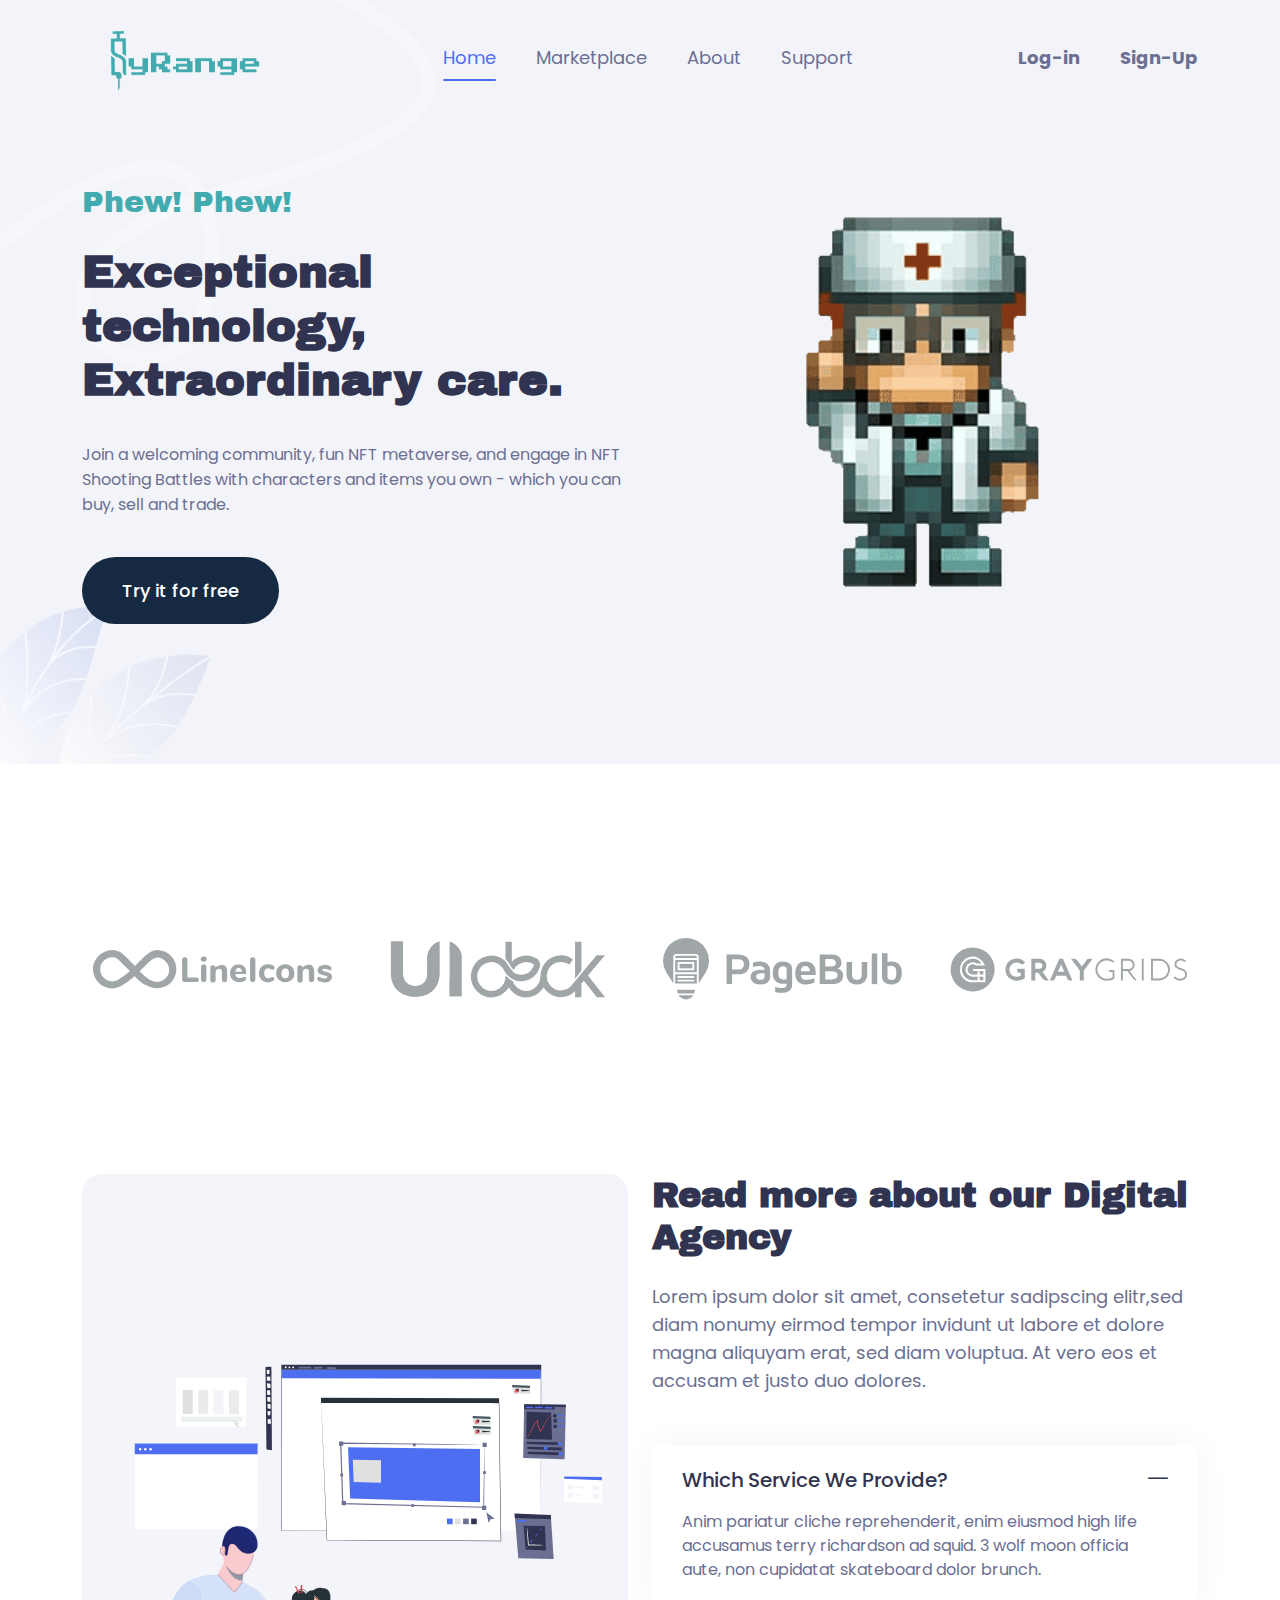
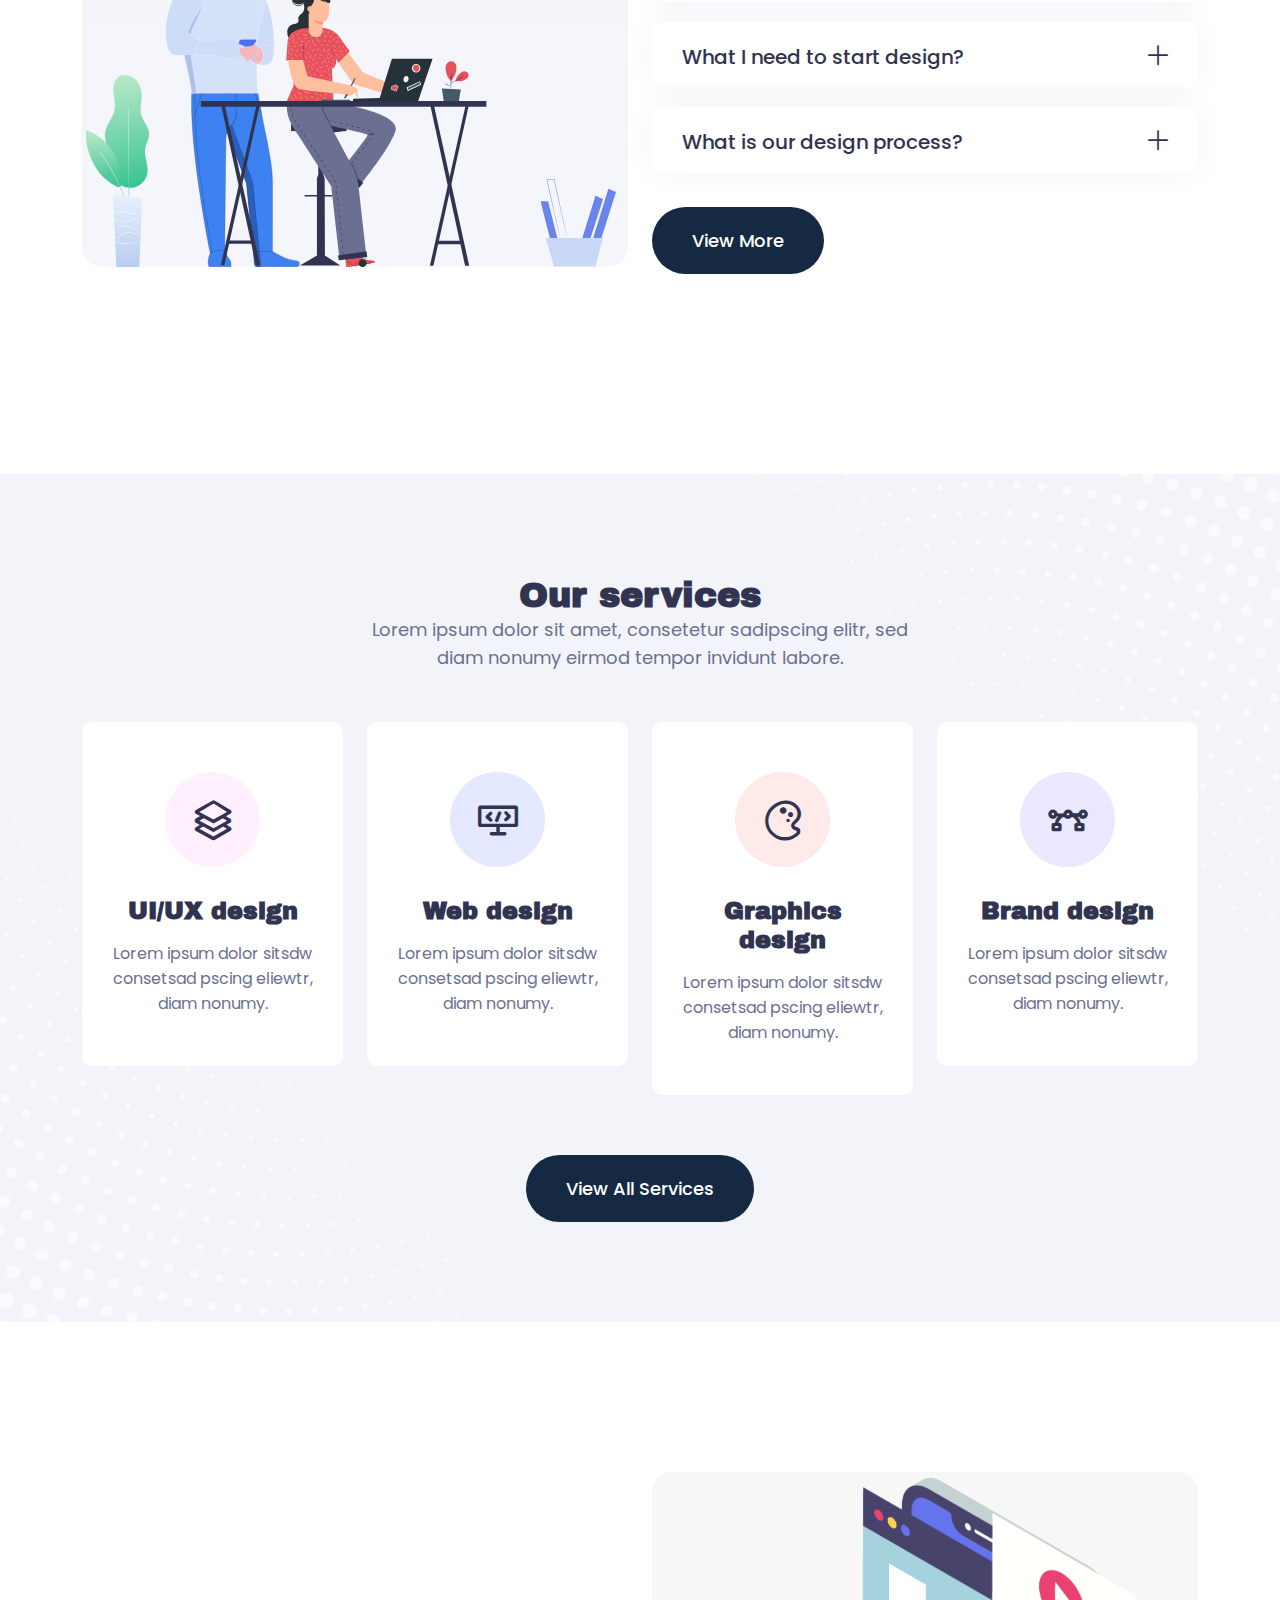
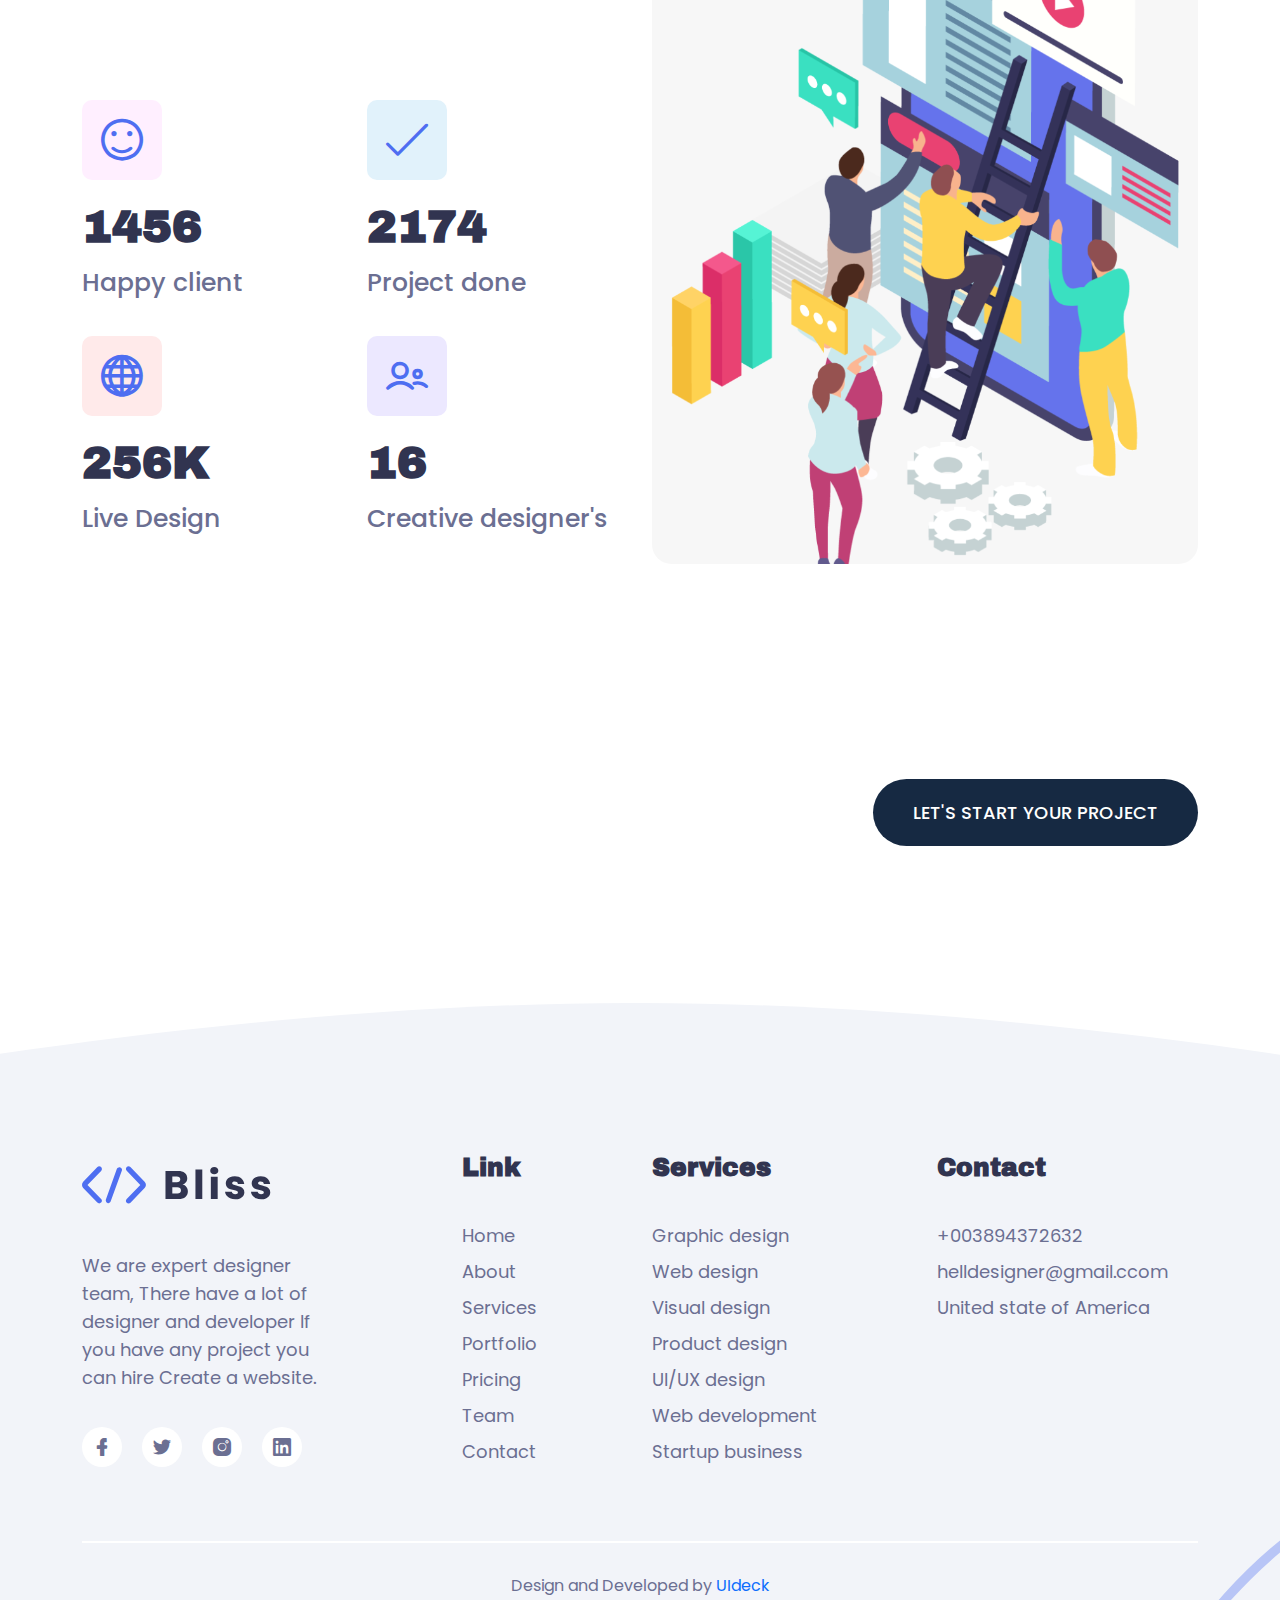
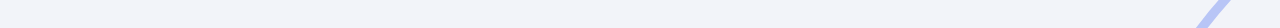
<file: SYrange/index.html>
<!DOCTYPE html>
<html class="no-js" lang="">
  <head>
    <meta charset="utf-8" />
    <meta http-equiv="x-ua-compatible" content="ie=edge" />
    <title> SyRange</title>
    <meta name="description" content="" />
    <meta name="viewport" content="width=device-width, initial-scale=1" />
    <link rel="shortcut icon" type="image/x-icon" href="icon.png"/>
    <!-- Place favicon.ico in the root directory -->

    <!-- ========================= CSS here ========================= -->
    <link rel="stylesheet" href="assets/css/bootstrap-5.0.0-beta2.min.css" />
    <link rel="stylesheet" href="assets/css/LineIcons.2.0.css" />
    <link rel="stylesheet" href="assets/css/tiny-slider.css" />
    <link rel="stylesheet" href="assets/css/animate.css" />
    <link rel="stylesheet" href="assets/css/main.css" />
  </head>
  <body>
    <!--[if lte IE 9]>
      <p class="browserupgrade">
        You are using an <strong>outdated</strong> browser. Please
        <a href="https://browsehappy.com/">upgrade your browser</a> to improve
        your experience and security.
      </p>
    <![endif]-->

    <!-- ========================= preloader start ========================= -->
    <div class="preloader">
      <div class="loader">
        <div class="spinner">
          <div class="spinner-container">
            <div class="spinner-rotator">
              <div class="spinner-left">
                <div class="spinner-circle"></div>
              </div>
              <div class="spinner-right">
                <div class="spinner-circle"></div>
              </div>
            </div>
          </div>
        </div>
      </div>
    </div>
		<!-- preloader end -->
		

    <!-- ========================= header start ========================= -->
    <header class="header">
      <div class="navbar-area">
        <div class="container">
          <div class="row align-items-center">
            <div class="col-lg-12">
              <nav class="navbar navbar-expand-lg">
                <a class="navbar-brand" href="index.html">
                  <img src="Group 1.png" alt="Logo" />
                </a>
                <button class="navbar-toggler" type="button" data-bs-toggle="collapse" data-bs-target="#navbarSupportedContent" aria-controls="navbarSupportedContent" aria-expanded="false" aria-label="Toggle navigation">
                  <span class="toggler-icon"></span>
                  <span class="toggler-icon"></span>
                  <span class="toggler-icon"></span>
                </button>

                <div class="collapse navbar-collapse sub-menu-bar" id="navbarSupportedContent">
                  <ul id="nav" class="navbar-nav ms-auto">
                    <li class="nav-item">
                      <a class="page-scroll active" href="#home">Home</a>
                    </li>
                    <li class="nav-item">
                      <a id="1" href="HEADER.html">Marketplace</a>
                    </li>
                    <li class="nav-item">
                      <a class="page-scroll" href="ABOUT.html">About</a>
                    </li>
                    <li class="nav-item">
                      <a class="page-scroll" href="#counter-up">Support</a>
                    </li>
					</ul>
					<ul id="nav" class="navbar-nav ms-auto">
					<li class="nav-item ">
						<a class="" href="login.html"><b>Log-in</b></a>
					  </li>
					  <li class="nav-item">
						<a class="" href="login.html"><b>Sign-Up</b></a>
					  </li>
                  </ul>
                </div>
                <!-- navbar collapse -->
              </nav>
              <!-- navbar -->
            </div>
          </div>
          <!-- row -->
        </div>
        <!-- container -->
      </div>
      <!-- navbar area -->
    </header>
    <!-- ========================= header end ========================= -->

    <!-- ========================= hero-section start ========================= -->
    <section id="home" class="hero-section">
      <div class="container">
        <div class="row align-items-center">
          <div class="col-lg-6">
            <div class="hero-content">
							<span class="wow fadeInLeft" data-wow-delay=".2s"><font color="#42abaf">Phew! Phew!</font></span>
              <h1 class="wow fadeInUp" data-wow-delay=".4s">
				            Exceptional technology, Extraordinary care.
							</h1>
              <p class="wow fadeInUp" data-wow-delay=".6s">
                Join a welcoming community, fun NFT metaverse, and engage in NFT Shooting Battles with characters and items you own - which you can buy, sell and trade.
              </p>
							<a href="gameplay.html" class="main-btn btn-hover wow fadeInUp" data-wow-delay=".6s">Try it for free</a>
            </div>
					</div>
					<div class="col-lg-6" >
						<div class="hero-img wow fadeInUp" style="margin: auto;" data-wow-delay=".5s">
							<img src="assets/img/hero/bgimg-unscreen.gif" alt="">
						</div>
					</div>
        </div>
			</div>
    </section>
		<!-- ========================= hero-section end ========================= -->

		<!-- ========================= client-logo-section start ========================= -->
		<section class="client-logo-section pt-150">
			<div class="container">
				<div class="row">
					<div class="col-lg-3 col-sm-6">
						<div class="single-logo text-center">
							<img src="assets/img/client-logo/lineicons.svg" alt="">
						</div>
					</div>
					<div class="col-lg-3 col-sm-6">
						<div class="single-logo text-center">
							<img src="assets/img/client-logo/uideck.svg" alt="">
						</div>
					</div>
					<div class="col-lg-3 col-sm-6">
						<div class="single-logo text-center">
							<img src="assets/img/client-logo/pagebulb.svg" alt="">
						</div>
					</div>
					<div class="col-lg-3 col-sm-6">
						<div class="single-logo text-center">
							<img src="assets/img/client-logo/graygrids.svg" alt="">
						</div>
					</div>
				</div>
			</div>
		</section>
		<!-- ========================= client-logo-section end ========================= -->

		<!-- ========================= about-section start ========================= -->
		<section id="about" class="about-section pt-150">
			<div class="container">
				<div class="row">
					<div class="col-lg-6">
						<div class="about-img mb-50">
							<img src="assets/img/about/about-img.svg" alt="about">
						</div>
					</div>
					<div class="col-lg-6">
						<div class="about-content mb-50">
							<div class="section-title mb-50">
								<h1 class="mb-25">Read more about our Digital Agency</h1>
								<p>Lorem ipsum dolor sit amet, consetetur sadipscing elitr,sed diam nonumy eirmod tempor invidunt ut labore et dolore magna aliquyam erat, sed diam voluptua. At vero eos et accusam et justo duo dolores.</p>
							</div>
							<div class="accordion pb-15" id="accordionExample">
								<div class="single-faq">
									<button class="w-100 text-start" type="button" data-bs-toggle="collapse" data-bs-target="#collapseOne" aria-expanded="true" aria-controls="collapseOne">
										Which Service We Provide?
									</button>
							
									<div id="collapseOne" class="collapse show" aria-labelledby="headingOne" data-bs-parent="#accordionExample">
										<div class="faq-content">
											Anim pariatur cliche reprehenderit, enim eiusmod high life accusamus terry richardson ad squid. 3 wolf moon officia aute, non cupidatat skateboard dolor brunch.
										</div>
									</div>
								</div>
								<div class="single-faq">
									<button class="w-100 text-start collapsed" type="button" data-bs-toggle="collapse" data-bs-target="#collapseTwo" aria-expanded="false" aria-controls="collapseTwo">
										What I need to start design?
									</button>
									<div id="collapseTwo" class="collapse" aria-labelledby="headingTwo" data-bs-parent="#accordionExample">
										<div class="faq-content">
											Anim pariatur cliche reprehenderit, enim eiusmod high life accusamus terry richardson ad squid. 3 wolf moon officia aute, non cupidatat skateboard dolor brunch.
										</div>
									</div>
								</div>
								<div class="single-faq">
									<button class="w-100 text-start collapsed" type="button" data-bs-toggle="collapse" data-bs-target="#collapseThree" aria-expanded="false" aria-controls="collapseThree">
										What  is our design process?
									</button>
									<div id="collapseThree" class="collapse" aria-labelledby="headingThree" data-bs-parent="#accordionExample">
										<div class="faq-content">
											Anim pariatur cliche reprehenderit, enim eiusmod high life accusamus terry richardson ad squid. 3 wolf moon officia aute, non cupidatat skateboard dolor brunch.
										</div>
									</div>
								</div>
							</div>
							<a href="javascript:void(0)" class="main-btn btn-hover">View More</a>
						</div>
					</div>
				</div>
			</div>
		</section>
		<!-- ========================= about-section end ========================= -->

		<!-- ========================= service-section start ========================= -->
		<section id="service" class="service-section img-bg pt-100 pb-100 mt-150">
			<div class="container">
				<div class="row justify-content-center">
					<div class="col-xxl-5 col-xl-6 col-lg-7 col-md-10">
						<div class="section-title text-center mb-50">
							<h1>Our services</h1>
							<p>Lorem ipsum dolor sit amet, consetetur sadipscing elitr, sed diam nonumy eirmod tempor invidunt labore.</p>
						</div>
					</div>
				</div>

				<div class="row">
					<div class="col-xl-3 col-md-6">
						<div class="single-service">
							<div class="icon color-1">
								<i class="lni lni-layers"></i>
							</div>
							<div class="content">
								<h3>UI/UX design</h3>
								<p>Lorem ipsum dolor sitsdw consetsad pscing eliewtr, diam nonumy.</p>
							</div>
						</div>
					</div>
					<div class="col-xl-3 col-md-6">
						<div class="single-service">
							<div class="icon color-2">
								<i class="lni lni-code-alt"></i>
							</div>
							<div class="content">
								<h3>Web design</h3>
								<p>Lorem ipsum dolor sitsdw consetsad pscing eliewtr, diam nonumy.</p>
							</div>
						</div>
					</div>
					<div class="col-xl-3 col-md-6">
						<div class="single-service">
							<div class="icon color-3">
								<i class="lni lni-pallet"></i>
							</div>
							<div class="content">
								<h3>Graphics design</h3>
								<p>Lorem ipsum dolor sitsdw consetsad pscing eliewtr, diam nonumy.</p>
							</div>
						</div>
					</div>
					<div class="col-xl-3 col-md-6">
						<div class="single-service">
							<div class="icon color-4">
								<i class="lni lni-vector"></i>
							</div>
							<div class="content">
								<h3>Brand design</h3>
								<p>Lorem ipsum dolor sitsdw consetsad pscing eliewtr, diam nonumy.</p>
							</div>
						</div>
					</div>
				</div>

				<div class="view-all-btn text-center pt-30">
					<a href="javascript:void(0)" class="main-btn btn-hover">View All Services</a>
				</div>

			</div>
		</section>
		<!-- ========================= service-section end ========================= -->

		<!-- ========================= counter-up-section start ========================= -->
		<section id="counter-up" class="counter-up-section pt-150">
			<div class="container">
				<div class="row">
					<div class="col-lg-6">
						<div class="counter-up-content mb-50">
							<div class="section-title mb-40">
								<h1 class="mb-20 wow fadeInUp" data-wow-delay=".2s">Why we are the best, Why you hire?</h1>
								<p class="wow fadeInUp" data-wow-delay=".4s">Lorem ipsum dolor sit amet, consetetur sadipscing elitr,sed diam nonumy eirmod tempor invidunt ut labore et dolore magna aliquyam erat.</p>
							</div>
							<div class="counter-up-wrapper">
								<div class="row">
									<div class="col-lg-6 col-sm-6">
										<div class="single-counter">
											<div class="icon color-1">
												<i class="lni lni-emoji-smile"></i>
											</div>
											<div class="content">
												<h1 id="secondo1" class="countup" cup-end="3642" cup-append=" ">3642</h1>
												<span>Happy client</span>
											</div>
										</div>
									</div>
									<div class="col-lg-6 col-sm-6">
										<div class="single-counter">
											<div class="icon color-2">
												<i class="lni lni-checkmark"></i>
											</div>
											<div class="content">
												<h1 id="secondo2" class="countup" cup-end="5436" cup-append=" ">5436</h1>
												<span>Project done</span>
											</div>
										</div>
									</div>
									<div class="col-lg-6 col-sm-6">
										<div class="single-counter">
											<div class="icon color-3">
												<i class="lni lni-world"></i>
											</div>
											<div class="content">
												<h1 id="secondo3" class="countup" cup-end="642" cup-append="K">642</h1>
												<span>Live Design</span>
											</div>
										</div>
									</div>
									<div class="col-lg-6 col-sm-6">
										<div class="single-counter">
											<div class="icon color-4">
												<i class="lni lni-users"></i>
											</div>
											<div class="content">
												<h1 id="secondo4" class="countup" cup-end="42" cup-append=" ">42</h1>
												<span>Creative designer's</span>
											</div>
										</div>
									</div>
								</div>
							</div>
						</div>
					</div>
					<div class="col-xl-6 col-lg-6">
						<div class="counter-up-img mb-50">
							<img src="assets/img/counter-up/counter-up-img.svg" alt="">
						</div>
					</div>
				</div>
			</div>
		</section>
		<!-- ========================= counter-up-section end ========================= -->

		<!-- ========================= cta-section start ========================= -->
		<section class="cta-section img-bg pt-110 pb-60">
			<div class="container">
				<div class="row align-items-center">
					<div class="col-xl-6 col-lg-7">
						<div class="section-title mb-50">
							<h1 class="mb-20 wow fadeInUp" data-wow-delay=".2s">Have any project in you mind? You can hire</h1>
							<p class="wow fadeInUp" data-wow-delay=".4s">Lorem ipsum dolor sit amet, consetetur sadipscing elitr, sed diam nonumy eirmod tempor invidunt.</p>
						</div>
					</div>
					<div class="col-xl-6 col-lg-5">
						<div class="cta-btn text-lg-end mb-50">
							<a href="javascript:void(0)" class="main-btn btn-hover text-uppercase">LET'S START YOUR PROJECT</a>
						</div>
					</div>
				</div>
			</div>
		</section>
		<!-- ========================= cta-section end ========================= -->

    <!-- ========================= footer start ========================= -->
		<footer class="footer">
			<div class="container">
				<div class="widget-wrapper">
					<div class="row">
						<div class="col-xl-3 col-md-6">
							<div class="footer-widget">
								<div class="logo mb-35">
									<a href="index.html"> <img src="assets/img/logo/logo.svg" alt=""> </a>
								</div>
								<p class="desc mb-35">We are expert designer team, There have a lot of designer and developer If you have any project you can hire Create a website.</p>
								<ul class="socials">
									<li>
										<a href="jvascript:void(0)"> <i class="lni lni-facebook-filled"></i> </a>
									</li>
									<li>
										<a href="jvascript:void(0)"> <i class="lni lni-twitter-filled"></i> </a>
									</li>
									<li>
										<a href="jvascript:void(0)"> <i class="lni lni-instagram-filled"></i> </a>
									</li>
									<li>
										<a href="jvascript:void(0)"> <i class="lni lni-linkedin-original"></i> </a>
									</li>
								</ul>
							</div>
						</div>

						<div class="col-xl-2 offset-xl-1 col-md-5 offset-md-1 col-sm-6">
							<div class="footer-widget">
								<h3>Link</h3>
								<ul class="links">
									<li> <a href="javascript:void(0)">Home</a> </li>
									<li> <a href="javascript:void(0)">About</a> </li>
									<li> <a href="javascript:void(0)">Services</a> </li>
									<li> <a href="javascript:void(0)">Portfolio</a> </li>
									<li> <a href="javascript:void(0)">Pricing</a> </li>
									<li> <a href="javascript:void(0)">Team</a> </li>
									<li> <a href="javascript:void(0)">Contact</a> </li>
								</ul>
							</div>
						</div>

						<div class="col-xl-3 col-md-6 col-sm-6">
							<div class="footer-widget">
								<h3>Services</h3>
								<ul class="links">
									<li> <a href="javascript:void(0)">Graphic design</a> </li>
									<li> <a href="javascript:void(0)">Web design</a> </li>
									<li> <a href="javascript:void(0)">Visual design</a> </li>
									<li> <a href="javascript:void(0)">Product design</a> </li>
									<li> <a href="javascript:void(0)">UI/UX design</a> </li>
									<li> <a href="javascript:void(0)">Web development</a> </li>
									<li> <a href="javascript:void(0)">Startup business</a> </li>
								</ul>
							</div>
						</div>

						<div class="col-xl-3 col-md-6">
							<div class="footer-widget">
								<h3>Contact</h3>
								<ul>
									<li>+003894372632</li>
									<li>helldesigner@gmail.ccom</li>
									<li>United state of America</li>
								</ul>
								<div class="contact_map" style="width: 100%; height: 150px; margin-top: 25px;">
									<div class="gmap_canvas">
										<iframe id="gmap_canvas" src="https://maps.google.com/maps?q=Mission%20District%2C%20San%20Francisco%2C%20CA%2C%20USA&amp;t=&amp;z=13&amp;ie=UTF8&amp;iwloc=&amp;output=embed" style="width: 100%;"></iframe>
									</div>
									</div>
							</div>
						</div>

					</div>
				</div>

				<div class="copy-right">
					<p>Design and Developed by <a href="https://uideck.com" rel="nofollow" target="_blank"> UIdeck </a></p>
				</div>

			</div>
		</footer>
    <!-- ========================= footer end ========================= -->

    <!-- ========================= scroll-top ========================= -->
    <a href="#" class="scroll-top btn-hover">
      <i class="lni lni-chevron-up"></i>
    </a>

    <!-- ========================= JS here ========================= -->
    <script src="assets/js/bootstrap-5.0.0-beta2.min.js"></script>
    <script src="assets/js/count-up.min.js"></script>
    <script src="assets/js/tiny-slider.js"></script>
    <script src="assets/js/wow.min.js"></script>
    <script src="assets/js/polifill.js"></script>
    <script src="assets/js/main.js"></script>
  </body>
</html>
</file>
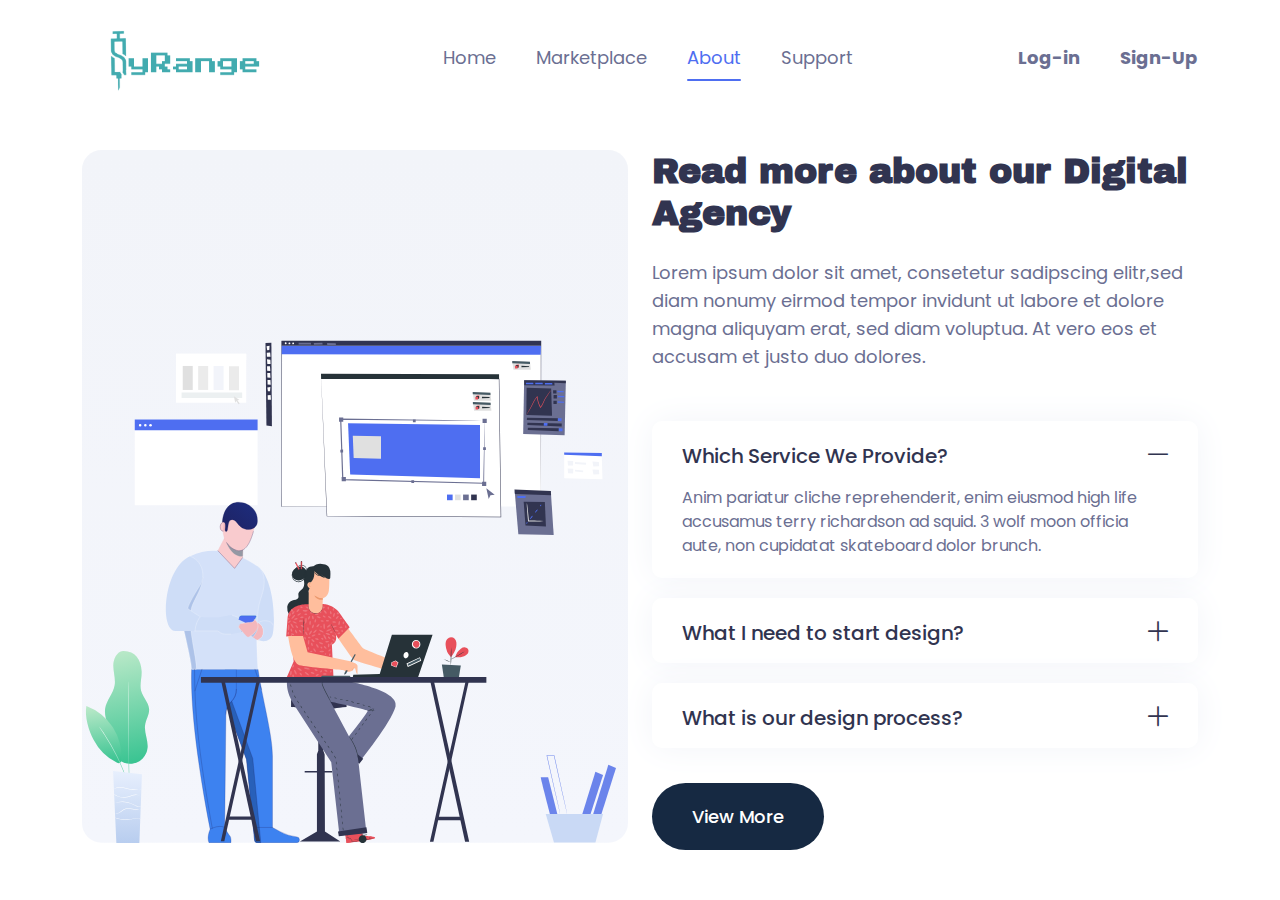
<file: SYrange/ABOUT.html>
<!DOCTYPE html>
<html class="no-js" lang="">
  <head>
    <meta charset="utf-8" />
    <meta http-equiv="x-ua-compatible" content="ie=edge" />
    <title> SyRange</title>
    <meta name="description" content="" />
    <meta name="viewport" content="width=device-width, initial-scale=1" />
    <link rel="shortcut icon" type="image/x-icon" href="icon.png"/>
    <!-- Place favicon.ico in the root directory -->

    <!-- ========================= CSS here ========================= -->
    <link rel="stylesheet" href="assets/css/bootstrap-5.0.0-beta2.min.css" />
    <link rel="stylesheet" href="assets/css/LineIcons.2.0.css" />
    <link rel="stylesheet" href="assets/css/tiny-slider.css" />
    <link rel="stylesheet" href="assets/css/animate.css" />
    <link rel="stylesheet" href="assets/css/main.css" />
    <link rel="stylesheet" href="Marketplaces.css" />


  </head>
  <body>
    <!-- ========================= header start ========================= -->
<header class="header">
  <div class="navbar-area">
    <div class="container">
      <div class="row align-items-center">
        <div class="col-lg-12">
          <nav class="navbar navbar-expand-lg">
            <a class="navbar-brand" href="index.html">
              <img src="Group 1.png" alt="Logo" />
            </a>
            <button class="navbar-toggler" type="button" data-bs-toggle="collapse" data-bs-target="#navbarSupportedContent" aria-controls="navbarSupportedContent" aria-expanded="false" aria-label="Toggle navigation">
              <span class="toggler-icon"></span>
              <span class="toggler-icon"></span>
              <span class="toggler-icon"></span>
            </button>

            <div class="collapse navbar-collapse sub-menu-bar" id="navbarSupportedContent">
              <ul id="nav" class="navbar-nav ms-auto">
                <li class="nav-item">
                  <a class="page-scroll" href="index.html">Home</a>
                </li>
                <li class="nav-item">
                  <a id="1" class="page-scroll" href="HEADER.html">Marketplace</a>
                </li>
                <li class="nav-item">
                  <a class="page-scroll  active" href="ABOUT.html">About</a>
                </li>
                <li class="nav-item">
                  <a class="page-scroll" href="SUPPORT.html">Support</a>
                </li>
                </ul>
                <ul id="nav" class="navbar-nav ms-auto">
                <li class="nav-item ">
                    <a class="" href="#0"><b>Log-in</b></a>
                  </li>
                  <li class="nav-item">
                    <a class="" href="#0"><b>Sign-Up</b></a>
                  </li>
              </ul>
            </div>
            <!-- navbar collapse -->
          </nav>
          <!-- navbar -->
        </div>
      </div>
      <!-- row -->
    </div>
    <!-- container -->
  </div>
  <!-- navbar area -->
</header>
<!-- ========================= header end ========================= -->
    <body>
    <section id="about" class="about-section pt-150">
    <div class="container">
        <div class="row">
            <div class="col-lg-6">
                <div class="about-img mb-50">
                    <img src="assets/img/about/about-img.svg" alt="about">
                </div>
            </div>
            <div class="col-lg-6">
                <div class="about-content mb-50">
                    <div class="section-title mb-50">
                        <h1 class="mb-25">Read more about our Digital Agency</h1>
                        <p>Lorem ipsum dolor sit amet, consetetur sadipscing elitr,sed diam nonumy eirmod tempor invidunt ut labore et dolore magna aliquyam erat, sed diam voluptua. At vero eos et accusam et justo duo dolores.</p>
                    </div>
                    <div class="accordion pb-15" id="accordionExample">
                        <div class="single-faq">
                            <button class="w-100 text-start" type="button" data-bs-toggle="collapse" data-bs-target="#collapseOne" aria-expanded="true" aria-controls="collapseOne">
                                Which Service We Provide?
                            </button>
                    
                            <div id="collapseOne" class="collapse show" aria-labelledby="headingOne" data-bs-parent="#accordionExample">
                                <div class="faq-content">
                                    Anim pariatur cliche reprehenderit, enim eiusmod high life accusamus terry richardson ad squid. 3 wolf moon officia aute, non cupidatat skateboard dolor brunch.
                                </div>
                            </div>
                        </div>
                        <div class="single-faq">
                            <button class="w-100 text-start collapsed" type="button" data-bs-toggle="collapse" data-bs-target="#collapseTwo" aria-expanded="false" aria-controls="collapseTwo">
                                What I need to start design?
                            </button>
                            <div id="collapseTwo" class="collapse" aria-labelledby="headingTwo" data-bs-parent="#accordionExample">
                                <div class="faq-content">
                                    Anim pariatur cliche reprehenderit, enim eiusmod high life accusamus terry richardson ad squid. 3 wolf moon officia aute, non cupidatat skateboard dolor brunch.
                                </div>
                            </div>
                        </div>
                        <div class="single-faq">
                            <button class="w-100 text-start collapsed" type="button" data-bs-toggle="collapse" data-bs-target="#collapseThree" aria-expanded="false" aria-controls="collapseThree">
                                What  is our design process?
                            </button>
                            <div id="collapseThree" class="collapse" aria-labelledby="headingThree" data-bs-parent="#accordionExample">
                                <div class="faq-content">
                                    Anim pariatur cliche reprehenderit, enim eiusmod high life accusamus terry richardson ad squid. 3 wolf moon officia aute, non cupidatat skateboard dolor brunch.
                                </div>
                            </div>
                        </div>
                    </div>
                    <a href="javascript:void(0)" class="main-btn btn-hover">View More</a>
                </div>
            </div>
        </div>
    </div>
</section>
<!-- ========================= about-section end ========================= -->
</file>
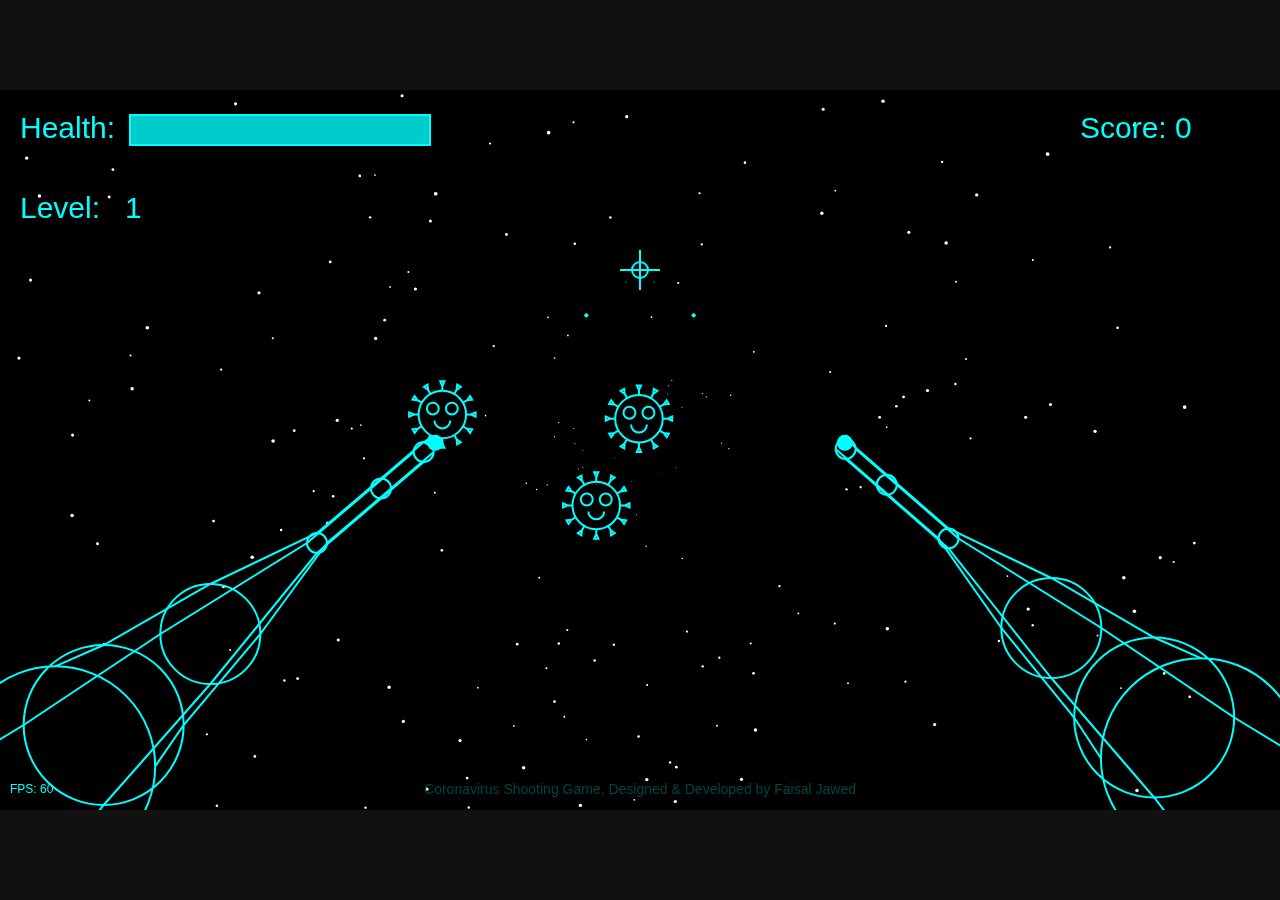
<file: SYrange/gameplay.html>
<html>
<head>
	<meta charset="utf-8">
	<meta http-equiv="X-UA-Compatible" content="IE=edge">
	<meta name="viewport" content="width=device-width, initial-scale=1">
	<meta name="description" content="Pex.Js Engine by Ahmad Faisal Jawed">
	<meta name="author" content="Ahmad Faisal Jawed">
	<link rel ="stylesheet" href ="gameplay.css">
	<title>Coronavirus Shooting Game by Faisal Jawed</title>
</head>
<body onresize='_pexresize()'>
	<canvas id='canvas' width='1280' height='720'></canvas>
	<script src ="gameplay.js"></script>
</file>
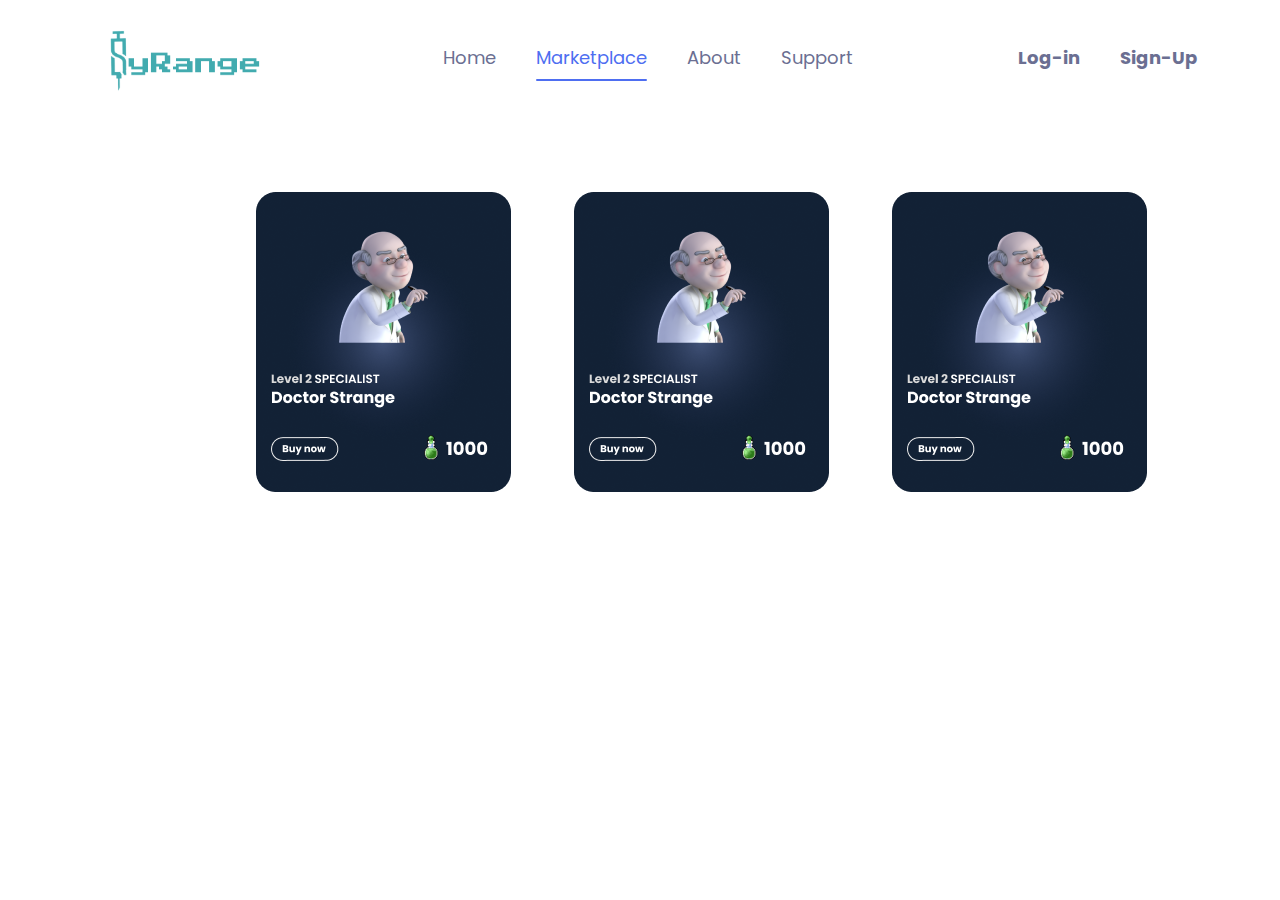
<file: SYrange/HEADER.html>
<!DOCTYPE html>
<html class="no-js" lang="">
  <head>
    <meta charset="utf-8" />
    <meta http-equiv="x-ua-compatible" content="ie=edge" />
    <title> SyRange</title>
    <meta name="description" content="" />
    <meta name="viewport" content="width=device-width, initial-scale=1" />
    <link rel="shortcut icon" type="image/x-icon" href="icon.png"/>
    <!-- Place favicon.ico in the root directory -->

    <!-- ========================= CSS here ========================= -->
    <link rel="stylesheet" href="assets/css/bootstrap-5.0.0-beta2.min.css" />
    <link rel="stylesheet" href="assets/css/LineIcons.2.0.css" />
    <link rel="stylesheet" href="assets/css/tiny-slider.css" />
    <link rel="stylesheet" href="assets/css/animate.css" />
    <link rel="stylesheet" href="assets/css/main.css" />
    <link rel="stylesheet" href="Marketplaces.css" />


  </head>
  <body>
    <!-- ========================= header start ========================= -->
<header class="header">
  <div class="navbar-area">
    <div class="container">
      <div class="row align-items-center">
        <div class="col-lg-12">
          <nav class="navbar navbar-expand-lg">
            <a class="navbar-brand" href="index.html">
              <img src="Group 1.png" alt="Logo" />
            </a>
            <button class="navbar-toggler" type="button" data-bs-toggle="collapse" data-bs-target="#navbarSupportedContent" aria-controls="navbarSupportedContent" aria-expanded="false" aria-label="Toggle navigation">
              <span class="toggler-icon"></span>
              <span class="toggler-icon"></span>
              <span class="toggler-icon"></span>
            </button>

            <div class="collapse navbar-collapse sub-menu-bar" id="navbarSupportedContent">
              <ul id="nav" class="navbar-nav ms-auto">
                <li class="nav-item">
                  <a class="page-scroll" href="index.html">Home</a>
                </li>
                <li class="nav-item">
                  <a id="1" class="page-scroll active" href="HEADER.html">Marketplace</a>
                </li>
                <li class="nav-item">
                  <a class="page-scroll" href="ABOUT.html">About</a>
                </li>
                <li class="nav-item">
                  <a class="page-scroll" href="SUPPORT.html">Support</a>
                </li>
                </ul>
                <ul id="nav" class="navbar-nav ms-auto">
                <li class="nav-item ">
                    <a class="" href="#0"><b>Log-in</b></a>
                  </li>
                  <li class="nav-item">
                    <a class="" href="#0"><b>Sign-Up</b></a>
                  </li>
              </ul>
            </div>
            <!-- navbar collapse -->
          </nav>
          <!-- navbar -->
        </div>
      </div>
      <!-- row -->
    </div>
    <!-- container -->
  </div>
  <!-- navbar area -->
</header>
<!-- ========================= header end ========================= -->


<div id = "gallery">

    <img src="Group 5.png" alt="">

    <img src="Group 5.png" alt="">

    <img src="Group 5.png" alt="">
</div>
</file>
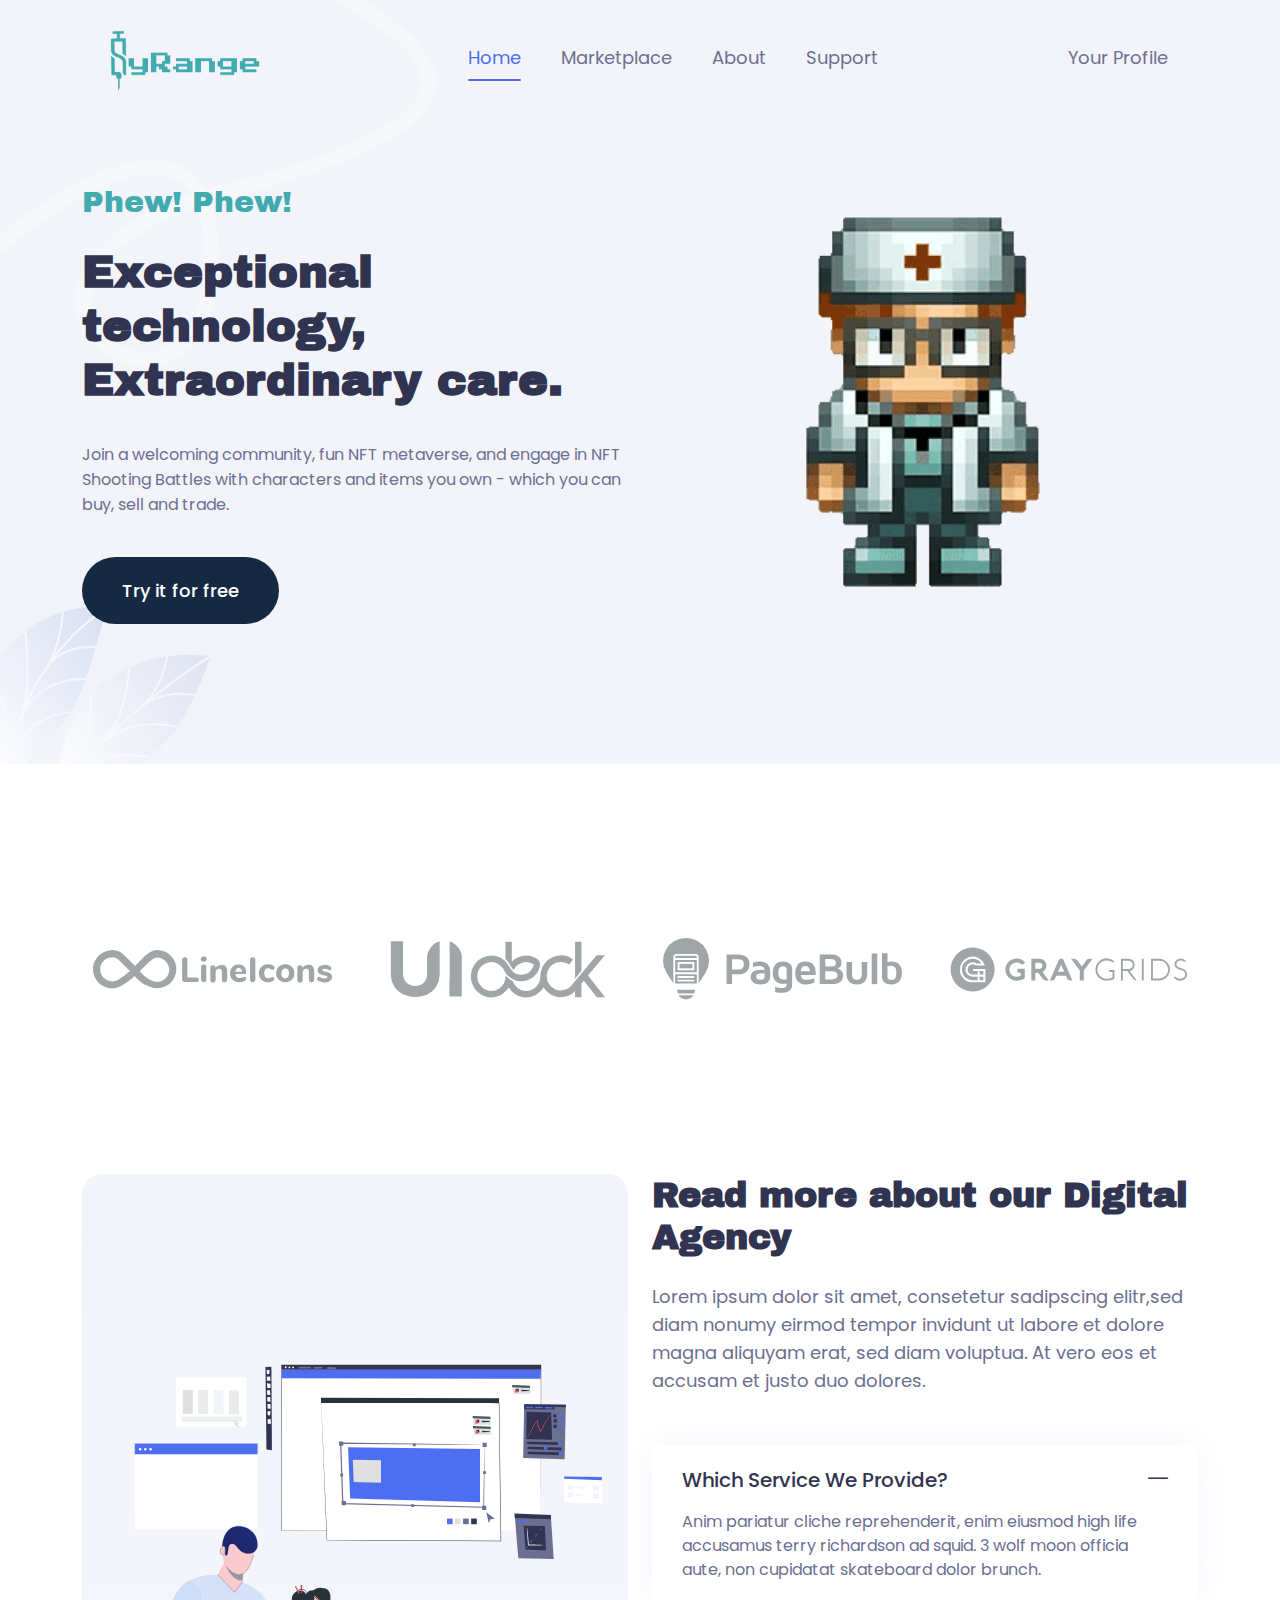
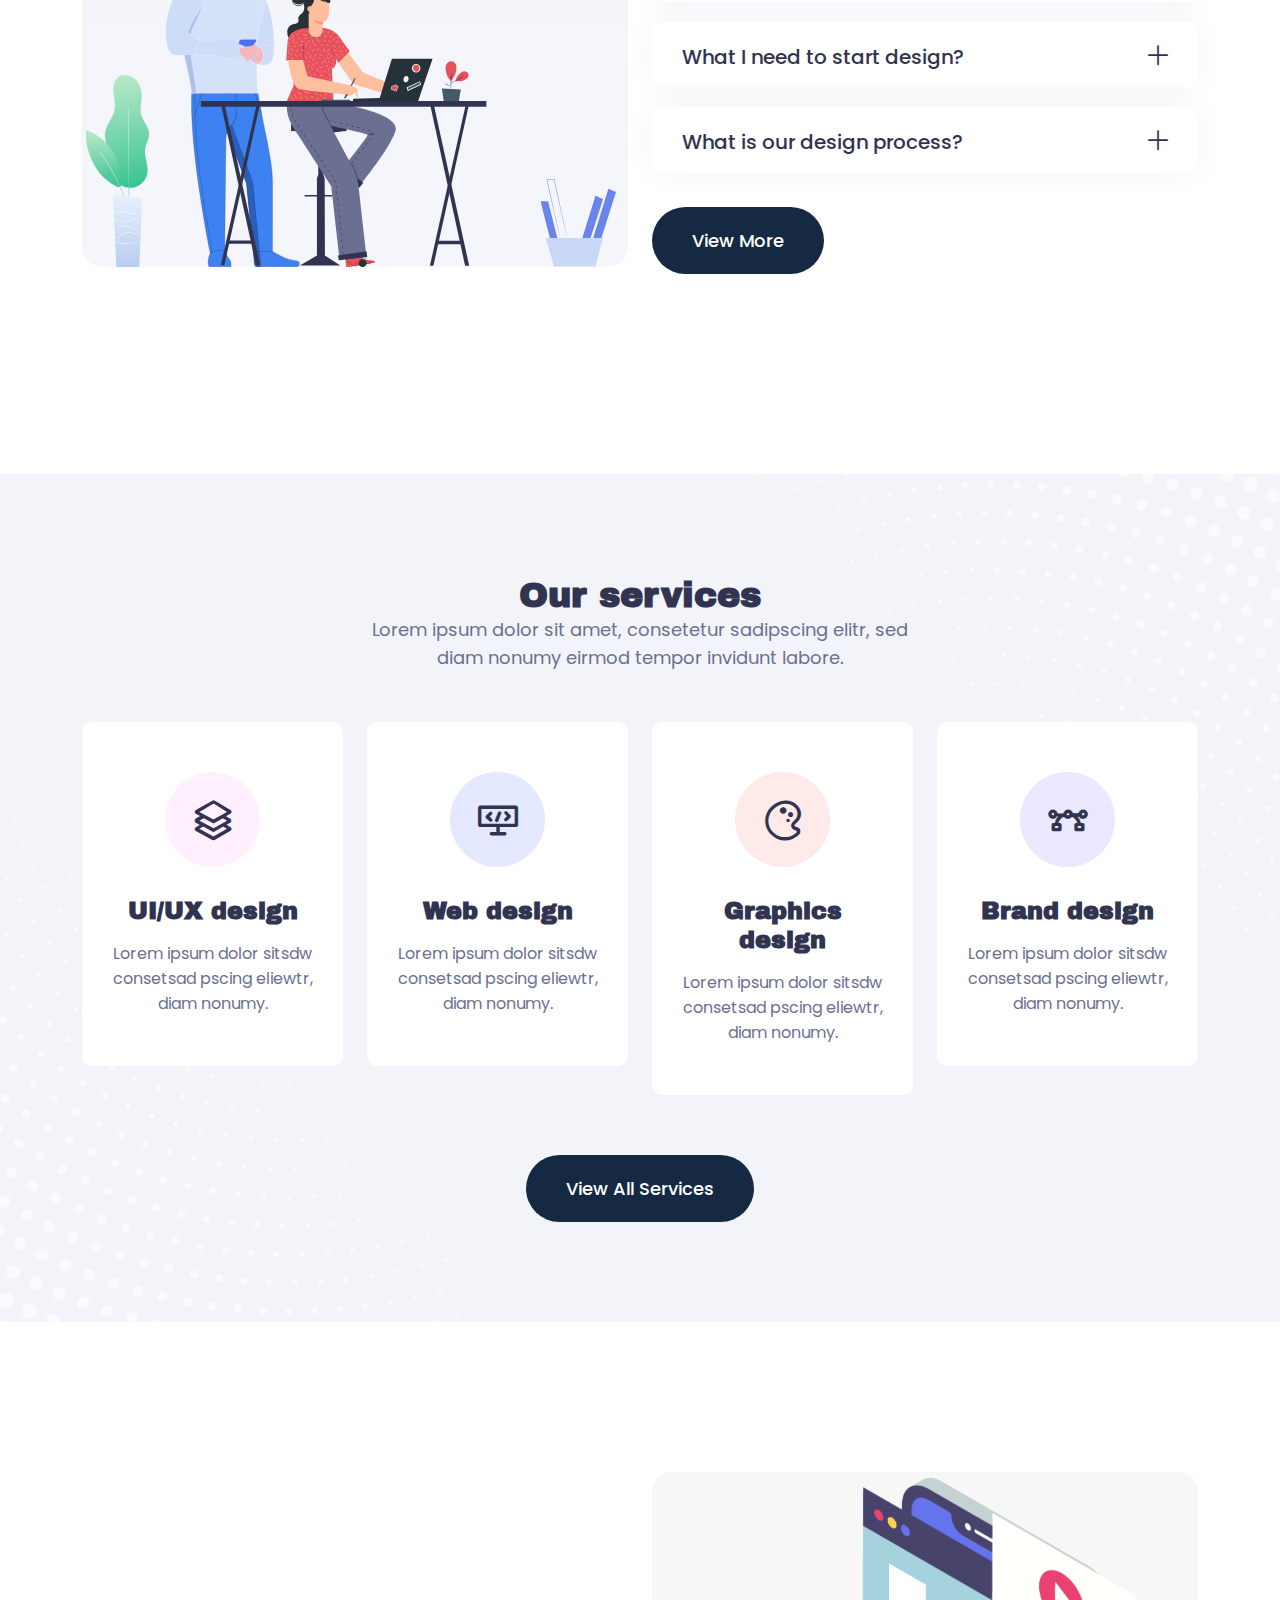
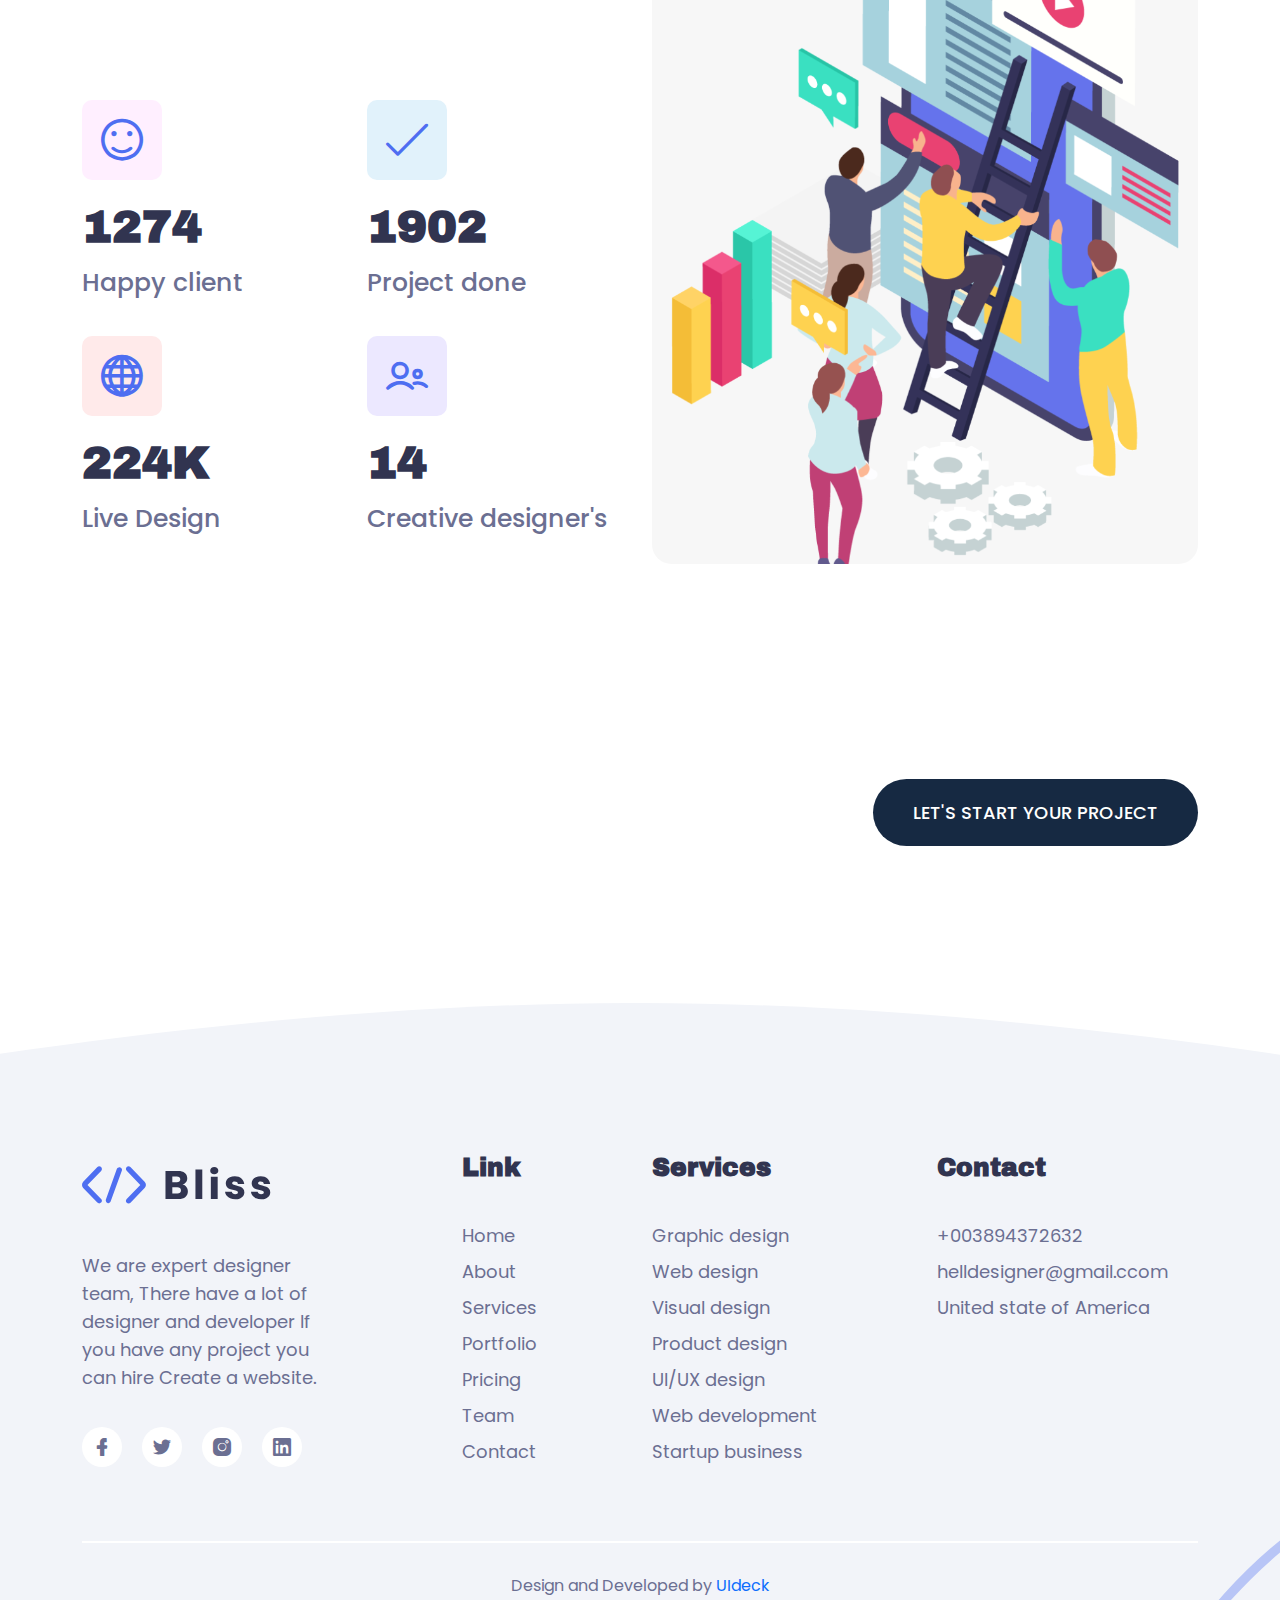
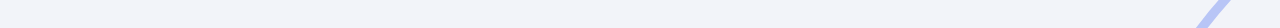
<file: SYrange/home-log-in.html>
<!DOCTYPE html>
<html class="no-js" lang="">
  <head>
    <meta charset="utf-8" />
    <meta http-equiv="x-ua-compatible" content="ie=edge" />
    <title> SyRange</title>
    <meta name="description" content="" />
    <meta name="viewport" content="width=device-width, initial-scale=1" />
    <link rel="shortcut icon" type="image/x-icon" href="icon.png"/>
    <!-- Place favicon.ico in the root directory -->

    <!-- ========================= CSS here ========================= -->
    <link rel="stylesheet" href="assets/css/bootstrap-5.0.0-beta2.min.css" />
    <link rel="stylesheet" href="assets/css/LineIcons.2.0.css" />
    <link rel="stylesheet" href="assets/css/tiny-slider.css" />
    <link rel="stylesheet" href="assets/css/animate.css" />
    <link rel="stylesheet" href="assets/css/main.css" />
  </head>
  <body>
    <!--[if lte IE 9]>
      <p class="browserupgrade">
        You are using an <strong>outdated</strong> browser. Please
        <a href="https://browsehappy.com/">upgrade your browser</a> to improve
        your experience and security.
      </p>
    <![endif]-->

    <!-- ========================= preloader start ========================= -->
    <div class="preloader">
      <div class="loader">
        <div class="spinner">
          <div class="spinner-container">
            <div class="spinner-rotator">
              <div class="spinner-left">
                <div class="spinner-circle"></div>
              </div>
              <div class="spinner-right">
                <div class="spinner-circle"></div>
              </div>
            </div>
          </div>
        </div>
      </div>
    </div>
		<!-- preloader end -->
		

    <!-- ========================= header start ========================= -->
    <header class="header">
      <div class="navbar-area">
        <div class="container">
          <div class="row align-items-center">
            <div class="col-lg-12">
              <nav class="navbar navbar-expand-lg">
                <a class="navbar-brand" href="index.html">
                  <img src="Group 1.png" alt="Logo" />
                </a>
                <button class="navbar-toggler" type="button" data-bs-toggle="collapse" data-bs-target="#navbarSupportedContent" aria-controls="navbarSupportedContent" aria-expanded="false" aria-label="Toggle navigation">
                  <span class="toggler-icon"></span>
                  <span class="toggler-icon"></span>
                  <span class="toggler-icon"></span>
                </button>

                <div class="collapse navbar-collapse sub-menu-bar" id="navbarSupportedContent">
                  <ul id="nav" class="navbar-nav ms-auto">
                    <li class="nav-item">
                      <a class="page-scroll active" href="#home">Home</a>
                    </li>
                    <li class="nav-item">
                      <a id="1" href="HEADER.html">Marketplace</a>
                    </li>
                    <li class="nav-item">
                      <a class="page-scroll" href="#service">About</a>
                    </li>
                    <li class="nav-item">
                      <a class="page-scroll" href="#counter-up">Support</a>
                    </li>
					</ul>
					<ul id="nav" class="navbar-nav ms-auto">
					<li class="nav-item ">
					<ul class="menu-ul">
    
							<li><i class="fas fa-user"></i><a href="PROFILE.html" class="Log-in"> Your Profile </a>
						 
						 <div class="btn">
						   <i class="fas fa-bars menu-btn"></i>
					  </li>
                  </ul>
                </div>
                <!-- navbar collapse -->
              </nav>
              <!-- navbar -->
            </div>
          </div>
          <!-- row -->
        </div>
        <!-- container -->
      </div>
      <!-- navbar area -->
    </header>
    <!-- ========================= header end ========================= -->

    <!-- ========================= hero-section start ========================= -->
    <section id="home" class="hero-section">
      <div class="container">
        <div class="row align-items-center">
          <div class="col-lg-6">
            <div class="hero-content">
							<span class="wow fadeInLeft" data-wow-delay=".2s"><font color="#42abaf">Phew! Phew!</font></span>
              <h1 class="wow fadeInUp" data-wow-delay=".4s">
				            Exceptional technology, Extraordinary care.
							</h1>
              <p class="wow fadeInUp" data-wow-delay=".6s">
                Join a welcoming community, fun NFT metaverse, and engage in NFT Shooting Battles with characters and items you own - which you can buy, sell and trade.
              </p>
							<a href="gameplay.html" class="main-btn btn-hover wow fadeInUp" data-wow-delay=".6s">Try it for free</a>
            </div>
					</div>
					<div class="col-lg-6" >
						<div class="hero-img wow fadeInUp" style="margin: auto;" data-wow-delay=".5s">
							<img src="assets/img/hero/bgimg-unscreen.gif" alt="">
						</div>
					</div>
        </div>
			</div>
    </section>
		<!-- ========================= hero-section end ========================= -->

		<!-- ========================= client-logo-section start ========================= -->
		<section class="client-logo-section pt-150">
			<div class="container">
				<div class="row">
					<div class="col-lg-3 col-sm-6">
						<div class="single-logo text-center">
							<img src="assets/img/client-logo/lineicons.svg" alt="">
						</div>
					</div>
					<div class="col-lg-3 col-sm-6">
						<div class="single-logo text-center">
							<img src="assets/img/client-logo/uideck.svg" alt="">
						</div>
					</div>
					<div class="col-lg-3 col-sm-6">
						<div class="single-logo text-center">
							<img src="assets/img/client-logo/pagebulb.svg" alt="">
						</div>
					</div>
					<div class="col-lg-3 col-sm-6">
						<div class="single-logo text-center">
							<img src="assets/img/client-logo/graygrids.svg" alt="">
						</div>
					</div>
				</div>
			</div>
		</section>
		<!-- ========================= client-logo-section end ========================= -->

		<!-- ========================= about-section start ========================= -->
		<section id="about" class="about-section pt-150">
			<div class="container">
				<div class="row">
					<div class="col-lg-6">
						<div class="about-img mb-50">
							<img src="assets/img/about/about-img.svg" alt="about">
						</div>
					</div>
					<div class="col-lg-6">
						<div class="about-content mb-50">
							<div class="section-title mb-50">
								<h1 class="mb-25">Read more about our Digital Agency</h1>
								<p>Lorem ipsum dolor sit amet, consetetur sadipscing elitr,sed diam nonumy eirmod tempor invidunt ut labore et dolore magna aliquyam erat, sed diam voluptua. At vero eos et accusam et justo duo dolores.</p>
							</div>
							<div class="accordion pb-15" id="accordionExample">
								<div class="single-faq">
									<button class="w-100 text-start" type="button" data-bs-toggle="collapse" data-bs-target="#collapseOne" aria-expanded="true" aria-controls="collapseOne">
										Which Service We Provide?
									</button>
							
									<div id="collapseOne" class="collapse show" aria-labelledby="headingOne" data-bs-parent="#accordionExample">
										<div class="faq-content">
											Anim pariatur cliche reprehenderit, enim eiusmod high life accusamus terry richardson ad squid. 3 wolf moon officia aute, non cupidatat skateboard dolor brunch.
										</div>
									</div>
								</div>
								<div class="single-faq">
									<button class="w-100 text-start collapsed" type="button" data-bs-toggle="collapse" data-bs-target="#collapseTwo" aria-expanded="false" aria-controls="collapseTwo">
										What I need to start design?
									</button>
									<div id="collapseTwo" class="collapse" aria-labelledby="headingTwo" data-bs-parent="#accordionExample">
										<div class="faq-content">
											Anim pariatur cliche reprehenderit, enim eiusmod high life accusamus terry richardson ad squid. 3 wolf moon officia aute, non cupidatat skateboard dolor brunch.
										</div>
									</div>
								</div>
								<div class="single-faq">
									<button class="w-100 text-start collapsed" type="button" data-bs-toggle="collapse" data-bs-target="#collapseThree" aria-expanded="false" aria-controls="collapseThree">
										What  is our design process?
									</button>
									<div id="collapseThree" class="collapse" aria-labelledby="headingThree" data-bs-parent="#accordionExample">
										<div class="faq-content">
											Anim pariatur cliche reprehenderit, enim eiusmod high life accusamus terry richardson ad squid. 3 wolf moon officia aute, non cupidatat skateboard dolor brunch.
										</div>
									</div>
								</div>
							</div>
							<a href="javascript:void(0)" class="main-btn btn-hover">View More</a>
						</div>
					</div>
				</div>
			</div>
		</section>
		<!-- ========================= about-section end ========================= -->

		<!-- ========================= service-section start ========================= -->
		<section id="service" class="service-section img-bg pt-100 pb-100 mt-150">
			<div class="container">
				<div class="row justify-content-center">
					<div class="col-xxl-5 col-xl-6 col-lg-7 col-md-10">
						<div class="section-title text-center mb-50">
							<h1>Our services</h1>
							<p>Lorem ipsum dolor sit amet, consetetur sadipscing elitr, sed diam nonumy eirmod tempor invidunt labore.</p>
						</div>
					</div>
				</div>

				<div class="row">
					<div class="col-xl-3 col-md-6">
						<div class="single-service">
							<div class="icon color-1">
								<i class="lni lni-layers"></i>
							</div>
							<div class="content">
								<h3>UI/UX design</h3>
								<p>Lorem ipsum dolor sitsdw consetsad pscing eliewtr, diam nonumy.</p>
							</div>
						</div>
					</div>
					<div class="col-xl-3 col-md-6">
						<div class="single-service">
							<div class="icon color-2">
								<i class="lni lni-code-alt"></i>
							</div>
							<div class="content">
								<h3>Web design</h3>
								<p>Lorem ipsum dolor sitsdw consetsad pscing eliewtr, diam nonumy.</p>
							</div>
						</div>
					</div>
					<div class="col-xl-3 col-md-6">
						<div class="single-service">
							<div class="icon color-3">
								<i class="lni lni-pallet"></i>
							</div>
							<div class="content">
								<h3>Graphics design</h3>
								<p>Lorem ipsum dolor sitsdw consetsad pscing eliewtr, diam nonumy.</p>
							</div>
						</div>
					</div>
					<div class="col-xl-3 col-md-6">
						<div class="single-service">
							<div class="icon color-4">
								<i class="lni lni-vector"></i>
							</div>
							<div class="content">
								<h3>Brand design</h3>
								<p>Lorem ipsum dolor sitsdw consetsad pscing eliewtr, diam nonumy.</p>
							</div>
						</div>
					</div>
				</div>

				<div class="view-all-btn text-center pt-30">
					<a href="javascript:void(0)" class="main-btn btn-hover">View All Services</a>
				</div>

			</div>
		</section>
		<!-- ========================= service-section end ========================= -->

		<!-- ========================= counter-up-section start ========================= -->
		<section id="counter-up" class="counter-up-section pt-150">
			<div class="container">
				<div class="row">
					<div class="col-lg-6">
						<div class="counter-up-content mb-50">
							<div class="section-title mb-40">
								<h1 class="mb-20 wow fadeInUp" data-wow-delay=".2s">Why we are the best, Why you hire?</h1>
								<p class="wow fadeInUp" data-wow-delay=".4s">Lorem ipsum dolor sit amet, consetetur sadipscing elitr,sed diam nonumy eirmod tempor invidunt ut labore et dolore magna aliquyam erat.</p>
							</div>
							<div class="counter-up-wrapper">
								<div class="row">
									<div class="col-lg-6 col-sm-6">
										<div class="single-counter">
											<div class="icon color-1">
												<i class="lni lni-emoji-smile"></i>
											</div>
											<div class="content">
												<h1 id="secondo1" class="countup" cup-end="3642" cup-append=" ">3642</h1>
												<span>Happy client</span>
											</div>
										</div>
									</div>
									<div class="col-lg-6 col-sm-6">
										<div class="single-counter">
											<div class="icon color-2">
												<i class="lni lni-checkmark"></i>
											</div>
											<div class="content">
												<h1 id="secondo2" class="countup" cup-end="5436" cup-append=" ">5436</h1>
												<span>Project done</span>
											</div>
										</div>
									</div>
									<div class="col-lg-6 col-sm-6">
										<div class="single-counter">
											<div class="icon color-3">
												<i class="lni lni-world"></i>
											</div>
											<div class="content">
												<h1 id="secondo3" class="countup" cup-end="642" cup-append="K">642</h1>
												<span>Live Design</span>
											</div>
										</div>
									</div>
									<div class="col-lg-6 col-sm-6">
										<div class="single-counter">
											<div class="icon color-4">
												<i class="lni lni-users"></i>
											</div>
											<div class="content">
												<h1 id="secondo4" class="countup" cup-end="42" cup-append=" ">42</h1>
												<span>Creative designer's</span>
											</div>
										</div>
									</div>
								</div>
							</div>
						</div>
					</div>
					<div class="col-xl-6 col-lg-6">
						<div class="counter-up-img mb-50">
							<img src="assets/img/counter-up/counter-up-img.svg" alt="">
						</div>
					</div>
				</div>
			</div>
		</section>
		<!-- ========================= counter-up-section end ========================= -->

		<!-- ========================= cta-section start ========================= -->
		<section class="cta-section img-bg pt-110 pb-60">
			<div class="container">
				<div class="row align-items-center">
					<div class="col-xl-6 col-lg-7">
						<div class="section-title mb-50">
							<h1 class="mb-20 wow fadeInUp" data-wow-delay=".2s">Have any project in you mind? You can hire</h1>
							<p class="wow fadeInUp" data-wow-delay=".4s">Lorem ipsum dolor sit amet, consetetur sadipscing elitr, sed diam nonumy eirmod tempor invidunt.</p>
						</div>
					</div>
					<div class="col-xl-6 col-lg-5">
						<div class="cta-btn text-lg-end mb-50">
							<a href="javascript:void(0)" class="main-btn btn-hover text-uppercase">LET'S START YOUR PROJECT</a>
						</div>
					</div>
				</div>
			</div>
		</section>
		<!-- ========================= cta-section end ========================= -->

    <!-- ========================= footer start ========================= -->
		<footer class="footer">
			<div class="container">
				<div class="widget-wrapper">
					<div class="row">
						<div class="col-xl-3 col-md-6">
							<div class="footer-widget">
								<div class="logo mb-35">
									<a href="index.html"> <img src="assets/img/logo/logo.svg" alt=""> </a>
								</div>
								<p class="desc mb-35">We are expert designer team, There have a lot of designer and developer If you have any project you can hire Create a website.</p>
								<ul class="socials">
									<li>
										<a href="jvascript:void(0)"> <i class="lni lni-facebook-filled"></i> </a>
									</li>
									<li>
										<a href="jvascript:void(0)"> <i class="lni lni-twitter-filled"></i> </a>
									</li>
									<li>
										<a href="jvascript:void(0)"> <i class="lni lni-instagram-filled"></i> </a>
									</li>
									<li>
										<a href="jvascript:void(0)"> <i class="lni lni-linkedin-original"></i> </a>
									</li>
								</ul>
							</div>
						</div>

						<div class="col-xl-2 offset-xl-1 col-md-5 offset-md-1 col-sm-6">
							<div class="footer-widget">
								<h3>Link</h3>
								<ul class="links">
									<li> <a href="javascript:void(0)">Home</a> </li>
									<li> <a href="javascript:void(0)">About</a> </li>
									<li> <a href="javascript:void(0)">Services</a> </li>
									<li> <a href="javascript:void(0)">Portfolio</a> </li>
									<li> <a href="javascript:void(0)">Pricing</a> </li>
									<li> <a href="javascript:void(0)">Team</a> </li>
									<li> <a href="javascript:void(0)">Contact</a> </li>
								</ul>
							</div>
						</div>

						<div class="col-xl-3 col-md-6 col-sm-6">
							<div class="footer-widget">
								<h3>Services</h3>
								<ul class="links">
									<li> <a href="javascript:void(0)">Graphic design</a> </li>
									<li> <a href="javascript:void(0)">Web design</a> </li>
									<li> <a href="javascript:void(0)">Visual design</a> </li>
									<li> <a href="javascript:void(0)">Product design</a> </li>
									<li> <a href="javascript:void(0)">UI/UX design</a> </li>
									<li> <a href="javascript:void(0)">Web development</a> </li>
									<li> <a href="javascript:void(0)">Startup business</a> </li>
								</ul>
							</div>
						</div>

						<div class="col-xl-3 col-md-6">
							<div class="footer-widget">
								<h3>Contact</h3>
								<ul>
									<li>+003894372632</li>
									<li>helldesigner@gmail.ccom</li>
									<li>United state of America</li>
								</ul>
								<div class="contact_map" style="width: 100%; height: 150px; margin-top: 25px;">
									<div class="gmap_canvas">
										<iframe id="gmap_canvas" src="https://maps.google.com/maps?q=Mission%20District%2C%20San%20Francisco%2C%20CA%2C%20USA&amp;t=&amp;z=13&amp;ie=UTF8&amp;iwloc=&amp;output=embed" style="width: 100%;"></iframe>
									</div>
									</div>
							</div>
						</div>

					</div>
				</div>

				<div class="copy-right">
					<p>Design and Developed by <a href="https://uideck.com" rel="nofollow" target="_blank"> UIdeck </a></p>
				</div>

			</div>
		</footer>
    <!-- ========================= footer end ========================= -->

    <!-- ========================= scroll-top ========================= -->
    <a href="#" class="scroll-top btn-hover">
      <i class="lni lni-chevron-up"></i>
    </a>

    <!-- ========================= JS here ========================= -->
    <script src="assets/js/bootstrap-5.0.0-beta2.min.js"></script>
    <script src="assets/js/count-up.min.js"></script>
    <script src="assets/js/tiny-slider.js"></script>
    <script src="assets/js/wow.min.js"></script>
    <script src="assets/js/polifill.js"></script>
    <script src="assets/js/main.js"></script>
  </body>
</html>
</file>
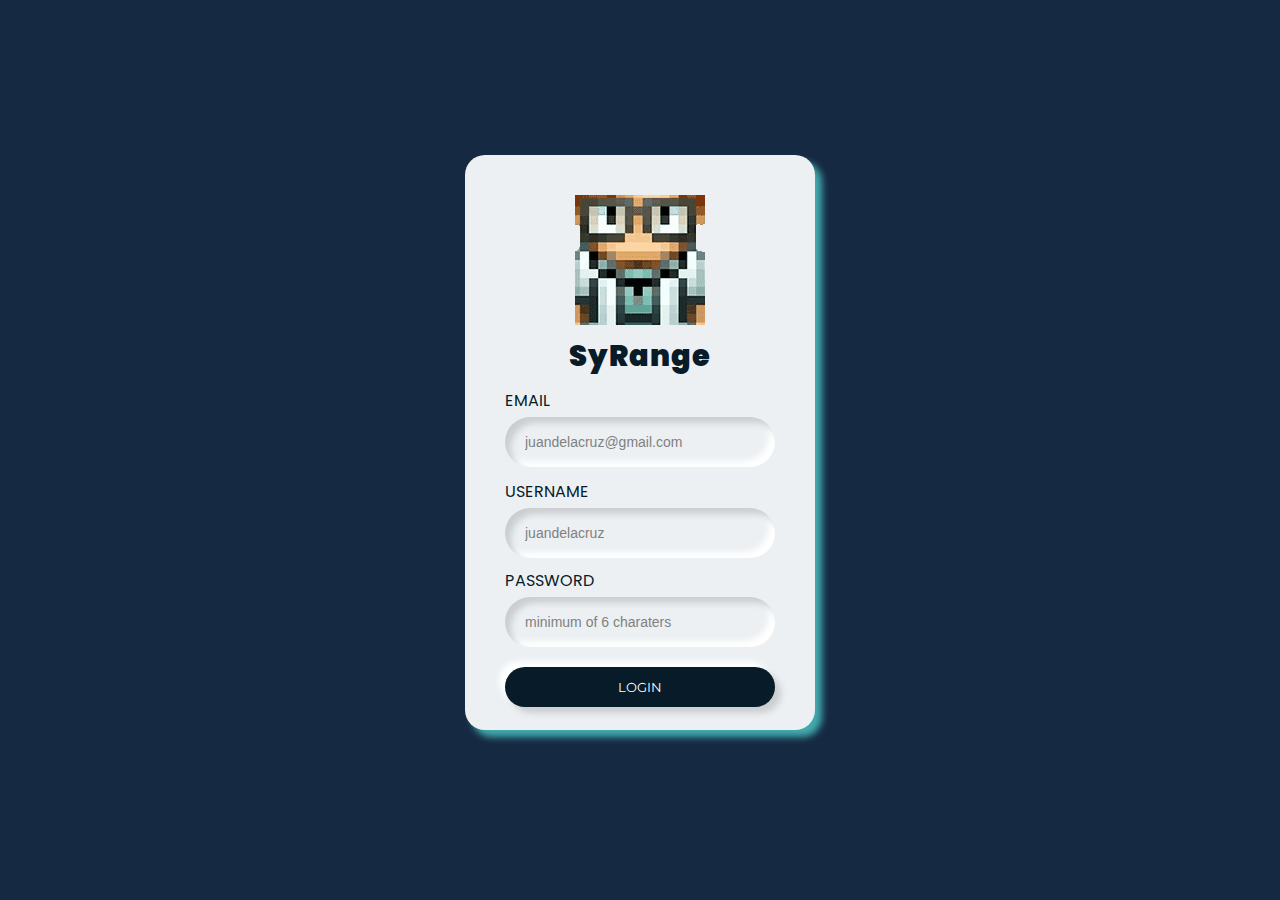
<file: SYrange/login.html>
<html>
<head>
<link rel="shortcut icon" type="image/x-icon" href="icon.png" />
<title>Log-in</title>
</head>

			<style>
			@import url('https://fonts.googleapis.com/css2?family=Poppins:wght@400;900&display=swap');
			@import url('https://fonts.googleapis.com/css2?family=Montserrat:wght@600&display=swap');
			</style>
			
<style>
body {
  margin: 0;
  width: 100vw;
  height: 100vh;
  background-color: #162942;
  background-position: center; 
  background-repeat: no-repeat; 
  background-size: cover;
  background-attachment: fixed;
  display: flex;
  align-items: center;
  text-align: center;
  justify-content: center;
  place-items: center;
  overflow: hidden;
  font-family: poppins;
}

.boxcontainer {
  position: relative;
  width: 350px;
  height: 575px;
  border-radius: 20px;
  padding: 40px;
  box-sizing: border-box;
  background: #ecf0f3;
  box-shadow: 7px 7px 7px #42abaf;
}

.brand-logo {
  height: 130px;
  width: 130px;
  background-image: url("assets/img/hero/bgimg-unscreen.gif");
  background-position: center;
  background-repeat: no-repeat;
  margin: auto;
}

.brand-logo:hover {
  box-shadow: 0px 5px 20px .9px #3F3F3F;
}

.brand-logo:hover {
  -webkit-transform: scale(1.12);
  transform: scale(1.12);
  -webkit-transition: 1.0s ease-in-out;
  transition: 1.0s ease-in-out;
}

.brand-title {
  margin-top: 10px;
  font-weight: 900;
  font-size: 1.8rem;
  color: #081B29;
  letter-spacing: 1px;
}

.inputs {
  text-align: left;
  margin-top: 10px;
  color: #081B29;
}

label, input, button {
  display: block;
  width: 100%;
  padding: 0;
  border: none;
  outline: none;
  box-sizing: border-box;
}

label {
  margin-bottom: 4px;
}

label:nth-of-type(2) {
  margin-top: 12px;
}

input::placeholder {
  color: gray;
}

input {
  background: #ecf0f3;
  padding: 10px;
  padding-left: 20px;
  height: 50px;
  font-size: 14px;
  border-radius: 50px;
  box-shadow: inset 6px 6px 6px #cbced1, inset -6px -6px 6px white;
}

button {
  margin-top: 20px;
  background: #081B29;
  height: 40px;
  border-radius: 20px;
  cursor: pointer;
  font-family: 'Montserrat', sans-serif;
  color:white;
  box-shadow: 6px 6px 6px #cbced1, -6px -6px 6px white;
  transition: 0.5s;
}

button:hover {
  opacity: 0.200;
}

input:hover {
  opacity: 0.700;
}

</style>

<body>
<form action="home-log-in.html" method="post">
<div class="boxcontainer">
  <div class="brand-logo"></div>
  <div class="brand-title">SyRange</div>
  <div class="inputs">
    <label>EMAIL</label>
    <input type="email" id="email" name="email" placeholder="juandelacruz@gmail.com" required>
	<label>USERNAME</label>
    <input type="username" id="username" name="username" placeholder="juandelacruz" required> 
    <label style= "margin-top: 10px">PASSWORD</label>
    <input type="password" id="password" name="password" placeholder="minimum of 6 charaters" required>
    <button type="submit">LOGIN</button>
  </div>
</div>
</form>
</body>
</html>
</file>
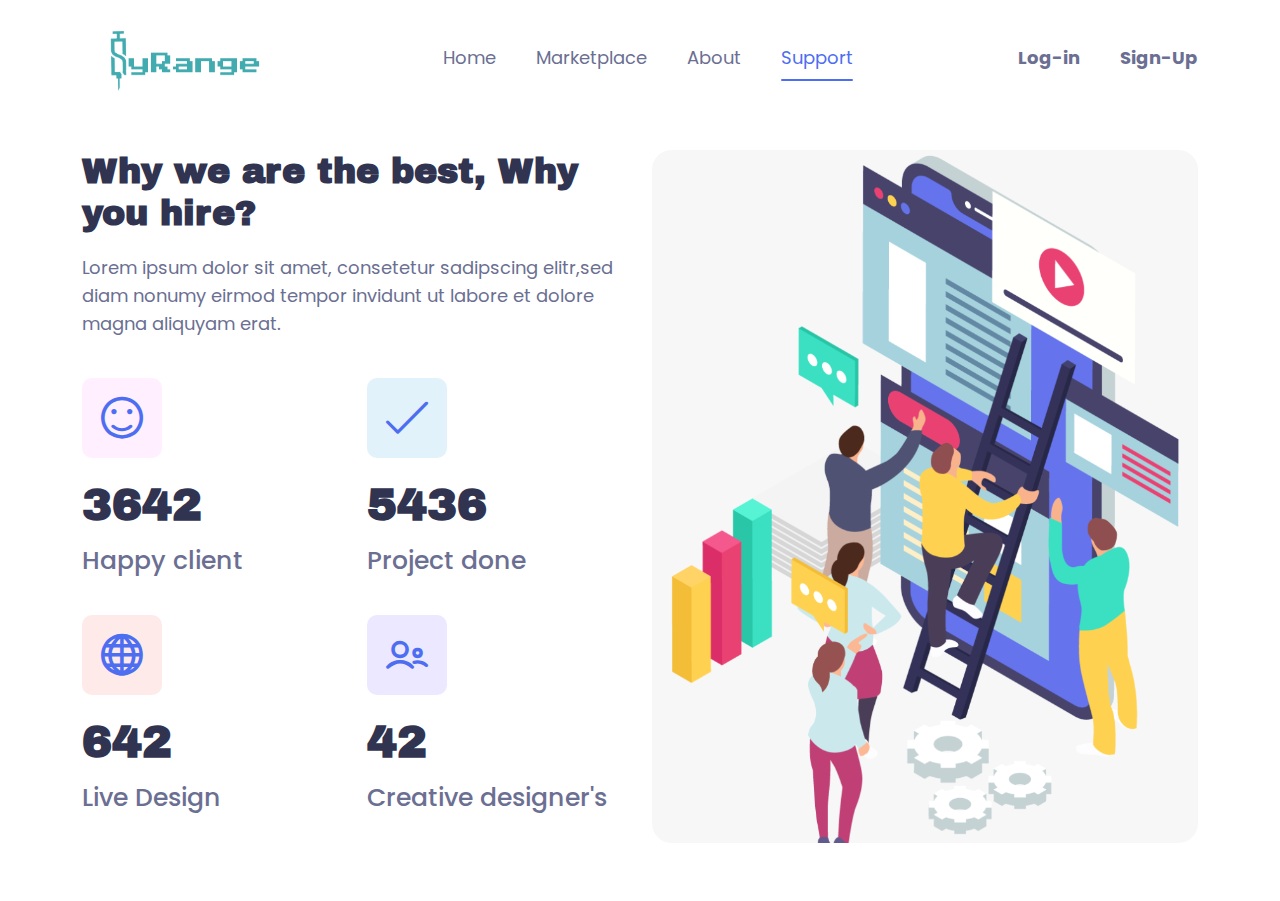
<file: SYrange/SUPPORT.html>
<!DOCTYPE html>
<html class="no-js" lang="">
  <head>
    <meta charset="utf-8" />
    <meta http-equiv="x-ua-compatible" content="ie=edge" />
    <title> SyRange</title>
    <meta name="description" content="" />
    <meta name="viewport" content="width=device-width, initial-scale=1" />
    <link rel="shortcut icon" type="image/x-icon" href="icon.png"/>
    <!-- Place favicon.ico in the root directory -->

    <!-- ========================= CSS here ========================= -->
    <link rel="stylesheet" href="assets/css/bootstrap-5.0.0-beta2.min.css" />
    <link rel="stylesheet" href="assets/css/LineIcons.2.0.css" />
    <link rel="stylesheet" href="assets/css/tiny-slider.css" />
    <link rel="stylesheet" href="assets/css/animate.css" />
    <link rel="stylesheet" href="assets/css/main.css" />
    <link rel="stylesheet" href="Marketplaces.css" />


  </head>
  <body>
    <!-- ========================= header start ========================= -->
<header class="header">
  <div class="navbar-area">
    <div class="container">
      <div class="row align-items-center">
        <div class="col-lg-12">
          <nav class="navbar navbar-expand-lg">
            <a class="navbar-brand" href="index.html">
              <img src="Group 1.png" alt="Logo" />
            </a>
            <button class="navbar-toggler" type="button" data-bs-toggle="collapse" data-bs-target="#navbarSupportedContent" aria-controls="navbarSupportedContent" aria-expanded="false" aria-label="Toggle navigation">
              <span class="toggler-icon"></span>
              <span class="toggler-icon"></span>
              <span class="toggler-icon"></span>
            </button>

            <div class="collapse navbar-collapse sub-menu-bar" id="navbarSupportedContent">
              <ul id="nav" class="navbar-nav ms-auto">
                <li class="nav-item">
                  <a class="page-scroll" href="index.html">Home</a>
                </li>
                <li class="nav-item">
                  <a id="1" class="page-scroll" href="HEADER.html">Marketplace</a>
                </li>
                <li class="nav-item">
                  <a class="page-scroll" href="ABOUT.html">About</a>
                </li>
                <li class="nav-item">
                  <a class="page-scroll active" href="SUPPORT.html">Support</a>
                </li>
                </ul>
                <ul id="nav" class="navbar-nav ms-auto">
                <li class="nav-item ">
                    <a class="" href="#0"><b>Log-in</b></a>
                  </li>
                  <li class="nav-item">
                    <a class="" href="#0"><b>Sign-Up</b></a>
                  </li>
              </ul>
            </div>
            <!-- navbar collapse -->
          </nav>
          <!-- navbar -->
        </div>
      </div>
      <!-- row -->
    </div>
    <!-- container -->
  </div>
  <!-- navbar area -->
</header>
<!-- ========================= header end ========================= -->


<section id="counter-up" class="counter-up-section pt-150">
  <div class="container">
    <div class="row">
      <div class="col-lg-6">
        <div class="counter-up-content mb-50">
          <div class="section-title mb-40">
            <h1 class="mb-20 wow fadeInUp" data-wow-delay=".2s">Why we are the best, Why you hire?</h1>
            <p class="wow fadeInUp" data-wow-delay=".4s">Lorem ipsum dolor sit amet, consetetur sadipscing elitr,sed diam nonumy eirmod tempor invidunt ut labore et dolore magna aliquyam erat.</p>
          </div>
          <div class="counter-up-wrapper">
            <div class="row">
              <div class="col-lg-6 col-sm-6">
                <div class="single-counter">
                  <div class="icon color-1">
                    <i class="lni lni-emoji-smile"></i>
                  </div>
                  <div class="content">
                    <h1 id="secondo1" class="countup" cup-end="3642" cup-append=" ">3642</h1>
                    <span>Happy client</span>
                  </div>
                </div>
              </div>
              <div class="col-lg-6 col-sm-6">
                <div class="single-counter">
                  <div class="icon color-2">
                    <i class="lni lni-checkmark"></i>
                  </div>
                  <div class="content">
                    <h1 id="secondo2" class="countup" cup-end="5436" cup-append=" ">5436</h1>
                    <span>Project done</span>
                  </div>
                </div>
              </div>
              <div class="col-lg-6 col-sm-6">
                <div class="single-counter">
                  <div class="icon color-3">
                    <i class="lni lni-world"></i>
                  </div>
                  <div class="content">
                    <h1 id="secondo3" class="countup" cup-end="642" cup-append="K">642</h1>
                    <span>Live Design</span>
                  </div>
                </div>
              </div>
              <div class="col-lg-6 col-sm-6">
                <div class="single-counter">
                  <div class="icon color-4">
                    <i class="lni lni-users"></i>
                  </div>
                  <div class="content">
                    <h1 id="secondo4" class="countup" cup-end="42" cup-append=" ">42</h1>
                    <span>Creative designer's</span>
                  </div>
                </div>
              </div>
            </div>
          </div>
        </div>
      </div>
      <div class="col-xl-6 col-lg-6">
        <div class="counter-up-img mb-50">
          <img src="assets/img/counter-up/counter-up-img.svg" alt="">
        </div>
      </div>
    </div>
  </div>
</section>
<!-- ========================= counter-up-section end ========================= -->
</file>
<file: SYrange/assets/css/tiny-slider.css>
.tns-outer{padding:0 !important}.tns-outer [hidden]{display:none !important}.tns-outer [aria-controls],.tns-outer [data-action]{cursor:pointer}.tns-slider{-webkit-transition:all 0s;-moz-transition:all 0s;transition:all 0s}.tns-slider>.tns-item{-webkit-box-sizing:border-box;-moz-box-sizing:border-box;box-sizing:border-box}.tns-horizontal.tns-subpixel{white-space:nowrap}.tns-horizontal.tns-subpixel>.tns-item{display:inline-block;vertical-align:top;white-space:normal}.tns-horizontal.tns-no-subpixel:after{content:'';display:table;clear:both}.tns-horizontal.tns-no-subpixel>.tns-item{float:left}.tns-horizontal.tns-carousel.tns-no-subpixel>.tns-item{margin-right:-100%}.tns-no-calc{position:relative;left:0}.tns-gallery{position:relative;left:0;min-height:1px}.tns-gallery>.tns-item{position:absolute;left:-100%;-webkit-transition:transform 0s, opacity 0s;-moz-transition:transform 0s, opacity 0s;transition:transform 0s, opacity 0s}.tns-gallery>.tns-slide-active{position:relative;left:auto !important}.tns-gallery>.tns-moving{-webkit-transition:all 0.25s;-moz-transition:all 0.25s;transition:all 0.25s}.tns-autowidth{display:inline-block}.tns-lazy-img{-webkit-transition:opacity 0.6s;-moz-transition:opacity 0.6s;transition:opacity 0.6s;opacity:0.6}.tns-lazy-img.tns-complete{opacity:1}.tns-ah{-webkit-transition:height 0s;-moz-transition:height 0s;transition:height 0s}.tns-ovh{overflow:hidden}.tns-visually-hidden{position:absolute;left:-10000em}.tns-transparent{opacity:0;visibility:hidden}.tns-fadeIn{opacity:1;filter:alpha(opacity=100);z-index:0}.tns-normal,.tns-fadeOut{opacity:0;filter:alpha(opacity=0);z-index:-1}.tns-vpfix{white-space:nowrap}.tns-vpfix>div,.tns-vpfix>li{display:inline-block}.tns-t-subp2{margin:0 auto;width:310px;position:relative;height:10px;overflow:hidden}.tns-t-ct{width:2333.3333333%;width:-webkit-calc(100% * 70 / 3);width:-moz-calc(100% * 70 / 3);width:calc(100% * 70 / 3);position:absolute;right:0}.tns-t-ct:after{content:'';display:table;clear:both}.tns-t-ct>div{width:1.4285714%;width:-webkit-calc(100% / 70);width:-moz-calc(100% / 70);width:calc(100% / 70);height:10px;float:left}

/*# sourceMappingURL=sourcemaps/tiny-slider.css.map */
</file>
<file: SYrange/Marketplaces.css>
div#gallery {
    margin-top:15%;
    margin-left: 20%;
        float: left;
    width: 1080px;

  }
  
  .heroes:hover {
    border: 1px solid #777;
  }
</file>
<file: SYrange/gameplay.css>
body {background:#111;margin:0;padding:0}
		canvas {background:#000;display:block;cursor: none}
</file>
<file: SYrange/assets/css/main.css>
/* ============================
  Template Name: Bliss
  Author: uideck
  Description: Digital Agency Bootstrap 5 Landing Page.
  Version: 1.0
=============================== */
@import url("https://fonts.googleapis.com/css2?family=Archivo+Black&family=Archivo:wght@400;500;600;700&family=Poppins:wght@400;500;600;700&display=swap");
.counter-up-section .counter-up-content .counter-up-wrapper .single-counter .icon, .footer .widget-wrapper .footer-widget .socials li a {
  display: flex;
  justify-content: center;
  align-items: center;
}

/*===========================
    01.COMMON css 
===========================*/
html {
  scroll-behavior: smooth;
}

body {
  font-family: "Poppins", sans-serif;
  font-weight: normal;
  font-style: normal;
  color: #6B6F92;
  overflow-x: hidden;
}

* {
  margin: 0;
  padding: 0;
  box-sizing: border-box;
}

a:focus,
input:focus,
textarea:focus,
button:focus,
.btn:focus,
.btn.focus,
.btn:not(:disabled):not(.disabled).active,
.btn:not(:disabled):not(.disabled):active {
  text-decoration: none;
  outline: none;
  box-shadow: none;
}

a:hover {
  color: #4E6EF1;
}

a {
  transition: all 0.3s ease-out 0s;
}

a,
a:focus,
a:hover {
  text-decoration: none;
}

i,
span,
a {
  display: inline-block;
}

audio,
canvas,
iframe,
img,
svg,
video {
  vertical-align: middle;
}

h1,
h2,
h3,
h4,
h5,
h6 {
  font-family: "Archivo Black", sans-serif;
  font-weight: 700;
  margin: 0px;
  color: #313450;
}

.section-title p {
  font-size: 18px;
  line-height: 28px;
}

h1 a,
h2 a,
h3 a,
h4 a,
h5 a,
h6 a {
  color: inherit;
}

h1 {
  font-size: 35px;
}

h2 {
  font-size: 30px;
}

h3 {
  font-size: 25px;
}

h4 {
  font-size: 20px;
}

h5 {
  font-size: 18px;
}

h6 {
  font-size: 16px;
}

ul,
ol {
  margin: 0px;
  padding: 0px;
  list-style-type: none;
}

p {
  font-size: 16px;
  font-weight: 400;
  line-height: 25px;
  margin: 0px;
}

.img-bg {
  background-position: center center;
  background-size: cover;
  background-repeat: no-repeat;
  width: 100%;
  height: 100%;
}

.error {
  color: orangered;
}

.success {
  color: green;
}

/*===== All Button Style =====*/
.main-btn {
  display: inline-block;
  font-weight: 500;
  text-align: center;
  white-space: nowrap;
  vertical-align: middle;
  user-select: none;
  padding: 20px 40px;
  font-size: 18px;
  border-radius: 50px;
  color: #fff;
  cursor: pointer;
  z-index: 5;
  transition: all .4s ease-in-out;
  border: none;
  background: #162942;
  overflow: hidden;
}

.main-btn:hover {
  color: #fff;
}

.main-btn.border-btn {
  border: 2px solid #4E6EF1;
  background: transparent;
  color: #313450;
}

.btn-hover {
  position: relative;
  overflow: hidden;
}

.btn-hover::after {
  content: '';
  position: absolute;
  width: 0%;
  height: 0%;
  border-radius: 50%;
  background: rgba(0, 0, 0, 0.05);
  top: 50%;
  left: 50%;
  padding: 50%;
  z-index: -1;
  transition: all 0.3s ease-out 0s;
  transform: translate3d(-50%, -50%, 0) scale(0);
}

.btn-hover:hover::after {
  transform: translate3d(-50%, -50%, 0) scale(1.3);
}

.scroll-top {
  width: 45px;
  height: 45px;
  background: #4E6EF1;
  display: none;
  justify-content: center;
  align-items: center;
  font-size: 18px;
  color: #fff;
  border-radius: 5px;
  position: fixed;
  bottom: 30px;
  right: 30px;
  z-index: 9;
  cursor: pointer;
  transition: all 0.3s ease-out 0s;
}

.scroll-top:hover {
  color: #fff;
  background: rgba(78, 110, 241, 0.8);
}

@keyframes animation1 {
  0% {
    transform: translateY(30px);
  }
  50% {
    transform: translateY(-30px);
  }
  100% {
    transform: translateY(30px);
  }
}

/*===== All Preloader Style =====*/
.preloader {
  /* Body Overlay */
  position: fixed;
  top: 0;
  left: 0;
  display: table;
  height: 100%;
  width: 100%;
  /* Change Background Color */
  background: #fff;
  z-index: 99999;
}

.preloader .loader {
  display: table-cell;
  vertical-align: middle;
  text-align: center;
}

.preloader .loader .spinner {
  position: absolute;
  left: 50%;
  top: 50%;
  width: 64px;
  margin-left: -32px;
  z-index: 18;
  pointer-events: none;
}

.preloader .loader .spinner .spinner-container {
  pointer-events: none;
  position: absolute;
  width: 100%;
  padding-bottom: 100%;
  top: 50%;
  left: 50%;
  margin-top: -50%;
  margin-left: -50%;
  animation: spinner-linspin 1568.2353ms linear infinite;
}

.preloader .loader .spinner .spinner-container .spinner-rotator {
  position: absolute;
  width: 100%;
  height: 100%;
  animation: spinner-easespin 5332ms cubic-bezier(0.4, 0, 0.2, 1) infinite both;
}

.preloader .loader .spinner .spinner-container .spinner-rotator .spinner-left {
  position: absolute;
  top: 0;
  left: 0;
  bottom: 0;
  overflow: hidden;
  right: 50%;
}

.preloader .loader .spinner .spinner-container .spinner-rotator .spinner-right {
  position: absolute;
  top: 0;
  right: 0;
  bottom: 0;
  overflow: hidden;
  left: 50%;
}

.preloader .loader .spinner-circle {
  box-sizing: border-box;
  position: absolute;
  width: 200%;
  height: 100%;
  border-style: solid;
  /* Spinner Color */
  border-color: #4E6EF1 #4E6EF1 #ddd;
  border-radius: 50%;
  border-width: 6px;
}

.preloader .loader .spinner-left .spinner-circle {
  left: 0;
  right: -100%;
  border-right-color: #ddd;
  animation: spinner-left-spin 1333ms cubic-bezier(0.4, 0, 0.2, 1) infinite both;
}

.preloader .loader .spinner-right .spinner-circle {
  left: -100%;
  right: 0;
  border-left-color: #ddd;
  animation: right-spin 1333ms cubic-bezier(0.4, 0, 0.2, 1) infinite both;
}

/* Preloader Animations */

@keyframes spinner-linspin {
  to {
    transform: rotate(360deg);
  }
}

@keyframes spinner-easespin {
  12.5% {
    transform: rotate(135deg);
  }
  25% {
    transform: rotate(270deg);
  }
  37.5% {
    transform: rotate(405deg);
  }
  50% {
    transform: rotate(540deg);
  }
  62.5% {
    transform: rotate(675deg);
  }
  75% {
    transform: rotate(810deg);
  }
  87.5% {
    transform: rotate(945deg);
  }
  to {
    transform: rotate(1080deg);
  }
}

@keyframes spinner-left-spin {
  0% {
    transform: rotate(130deg);
  }
  50% {
    transform: rotate(-5deg);
  }
  to {
    transform: rotate(130deg);
  }
}

@keyframes right-spin {
  0% {
    transform: rotate(-130deg);
  }
  50% {
    transform: rotate(5deg);
  }
  to {
    transform: rotate(-130deg);
  }
}

/*===========================
    02.HEADER css 
===========================*/
/*===== NAVBAR =====*/
.navbar-area {
  position: absolute;
  top: 0;
  left: 0;
  width: 100%;
  z-index: 99;
  transition: all 0.3s ease-out 0s;
}

.sticky {
  position: fixed;
  z-index: 99;
  background-color: #fff;
  box-shadow: 0px 20px 50px 0px rgba(0, 0, 0, 0.05);
  transition: all 0.3s ease-out 0s;
}

.sticky .navbar {
  padding: 17px 0;
}

@media only screen and (min-width: 768px) and (max-width: 991px), (max-width: 767px) {
  .sticky .navbar {
    padding: 15px 0;
  }
}

.sticky .navbar .navbar-nav .nav-item a {
  color: #313450;
}

.sticky .navbar .navbar-toggler .toggler-icon {
  background: #313450;
}

.navbar {
  padding: 0;
  border-radius: 5px;
  position: relative;
  transition: all 0.3s ease-out 0s;
  padding: 20px 0;
}

@media only screen and (min-width: 768px) and (max-width: 991px), (max-width: 767px) {
  .navbar {
    padding: 17px 0;
  }
}

.navbar-brand {
  padding: 0;
}

.navbar-brand img {
  max-width: 180px;
}

.navbar-toggler {
  padding: 0;
}

.navbar-toggler:focus {
  outline: none;
  box-shadow: none;
}

.navbar-toggler .toggler-icon {
  width: 30px;
  height: 2px;
  background-color: #313450;
  display: block;
  margin: 5px 0;
  position: relative;
  transition: all 0.3s ease-out 0s;
}

.navbar-toggler.active .toggler-icon:nth-of-type(1) {
  transform: rotate(45deg);
  top: 7px;
}

.navbar-toggler.active .toggler-icon:nth-of-type(2) {
  opacity: 0;
}

.navbar-toggler.active .toggler-icon:nth-of-type(3) {
  transform: rotate(135deg);
  top: -7px;
}

@media only screen and (min-width: 768px) and (max-width: 991px), (max-width: 767px) {
  .navbar-collapse {
    position: absolute;
    top: 100%;
    left: 0;
    width: 100%;
    background-color: #fff;
    z-index: 9;
    box-shadow: 0px 15px 20px 0px rgba(0, 0, 0, 0.1);
    padding: 5px 12px;
  }
}

.navbar-nav .nav-item {
  position: relative;
  margin-left: 40px;
}

@media only screen and (min-width: 768px) and (max-width: 991px), (max-width: 767px) {
  .navbar-nav .nav-item {
    margin-left: 20px;
  }
}

.navbar-nav .nav-item a {
  font-size: 18px;
  font-weight: 400;
  color: #6B6F92;
  transition: all 0.3s ease-out 0s;
  padding: 10px 0;
  position: relative;
}

@media only screen and (min-width: 768px) and (max-width: 991px), (max-width: 767px) {
  .navbar-nav .nav-item a {
    display: inline-block;
    padding: 6px 0px;
    color: #6B6F92;
  }
}

.navbar-nav .nav-item a::before {
  content: '';
  position: absolute;
  bottom: 0;
  right: 0;
  left: auto;
  width: 0;
  height: 2px;
  background: #4E6EF1;
  z-index: -1;
  opacity: 0;
  border-radius: 10px;
  transition: all 0.3s ease-out 0s;
}

.navbar-nav .nav-item a:hover, .navbar-nav .nav-item a.active {
  color: #4E6EF1;
}

.navbar-nav .nav-item a:hover::before, .navbar-nav .nav-item a.active::before {
  right: auto;
  left: 0;
  opacity: 1;
  width: 100%;
}

.navbar-nav .nav-item:hover .sub-menu {
  top: 100%;
  opacity: 1;
  visibility: visible;
}

@media only screen and (min-width: 768px) and (max-width: 991px) {
  .navbar-nav .nav-item:hover .sub-menu {
    top: 0;
  }
}

@media (max-width: 767px) {
  .navbar-nav .nav-item:hover .sub-menu {
    top: 0;
  }
}

.navbar-nav .nav-item .sub-menu {
  width: 200px;
  background-color: #fff;
  box-shadow: 0px 0px 20px 0px rgba(0, 0, 0, 0.1);
  position: absolute;
  top: 110%;
  left: 0;
  opacity: 0;
  visibility: hidden;
  transition: all 0.3s ease-out 0s;
}

@media only screen and (min-width: 768px) and (max-width: 991px) {
  .navbar-nav .nav-item .sub-menu {
    position: relative;
    width: 100%;
    top: 0;
    display: none;
    opacity: 1;
    visibility: visible;
  }
}

@media (max-width: 767px) {
  .navbar-nav .nav-item .sub-menu {
    position: relative;
    width: 100%;
    top: 0;
    display: none;
    opacity: 1;
    visibility: visible;
  }
}

.navbar-nav .nav-item .sub-menu li {
  display: block;
}

.navbar-nav .nav-item .sub-menu li a {
  display: block;
  padding: 8px 20px;
  color: #222;
}

.navbar-nav .nav-item .sub-menu li a.active, .navbar-nav .nav-item .sub-menu li a:hover {
  padding-left: 25px;
  color: #4E6EF1;
}

.navbar-nav .sub-nav-toggler {
  display: none;
}

@media only screen and (min-width: 768px) and (max-width: 991px) {
  .navbar-nav .sub-nav-toggler {
    display: block;
    position: absolute;
    right: 0;
    top: 0;
    background: none;
    color: #222;
    font-size: 18px;
    border: 0;
    width: 30px;
    height: 30px;
  }
}

@media (max-width: 767px) {
  .navbar-nav .sub-nav-toggler {
    display: block;
    position: absolute;
    right: 0;
    top: 0;
    background: none;
    color: #222;
    font-size: 18px;
    border: 0;
    width: 30px;
    height: 30px;
  }
}

.navbar-nav .sub-nav-toggler span {
  width: 8px;
  height: 8px;
  border-left: 1px solid #222;
  border-bottom: 1px solid #222;
  transform: rotate(-45deg);
  position: relative;
  top: -5px;
}

/* ============== hero-area ============ */
.hero-section {
  position: relative;
  z-index: 1;
  padding: 160px 0 120px;
  background-image: url("../img/hero/hero-bg.jpg");
  background-repeat: no-repeat;
  background-position: left bottom;
  background-size: cover;
}

@media only screen and (min-width: 1200px) and (max-width: 1399px) {
  .hero-section {
    padding: 180px 0 140px;
  }
}

@media only screen and (min-width: 992px) and (max-width: 1199px) {
  .hero-section {
    padding: 180px 0 140px;
  }
}

@media only screen and (min-width: 768px) and (max-width: 991px) {
  .hero-section .hero-content {
    margin-bottom: 50px;
  }
}

@media (max-width: 767px) {
  .hero-section .hero-content {
    margin-bottom: 50px;
  }
}

.hero-section .hero-content span {
  font-family: "Archivo Black", sans-serif;
  font-size: 30px;
  color: #4E6EF1;
  margin-bottom: 20px;
}

@media only screen and (min-width: 992px) and (max-width: 1199px) {
  .hero-section .hero-content span {
    font-size: 25px;
  }
}

.hero-section .hero-content h1 {
  font-size: 50px;
  margin-bottom: 35px;
}

@media only screen and (min-width: 1200px) and (max-width: 1399px) {
  .hero-section .hero-content h1 {
    font-size: 45px;
  }
}

@media only screen and (min-width: 992px) and (max-width: 1199px) {
  .hero-section .hero-content h1 {
    font-size: 37px;
  }
}

@media (max-width: 767px) {
  .hero-section .hero-content h1 {
    font-size: 36px;
  }
}

@media only screen and (min-width: 480px) and (max-width: 767px) {
  .hero-section .hero-content h1 {
    font-size: 45px;
  }
}

.hero-section .hero-content p {
  margin-bottom: 40px;
}

@media only screen and (min-width: 1200px) and (max-width: 1399px) {
  .hero-section .hero-img img {
    width: 100%;
  }
}

@media only screen and (min-width: 992px) and (max-width: 1199px) {
  .hero-section .hero-img img {
    width: 100%;
  }
}

@media only screen and (min-width: 768px) and (max-width: 991px) {
  .hero-section .hero-img img {
    width: 100%;
  }
}

@media (max-width: 767px) {
  .hero-section .hero-img img {
    width: 100%;
  }
}

.hero-section .hero-shape .shape {
  position: absolute;
  z-index: -1;
}

.hero-section .hero-shape .shape.shape-1 {
  top: -285px;
  right: -300px;
}

@media only screen and (min-width: 1200px) and (max-width: 1399px) {
  .hero-section .hero-shape .shape.shape-1 {
    top: -420px;
    right: -550px;
  }
}

@media only screen and (min-width: 992px) and (max-width: 1199px) {
  .hero-section .hero-shape .shape.shape-1 {
    top: -400px;
    right: -550px;
  }
}

@media only screen and (min-width: 768px) and (max-width: 991px) {
  .hero-section .hero-shape .shape.shape-1 {
    display: none;
  }
}

@media (max-width: 767px) {
  .hero-section .hero-shape .shape.shape-1 {
    display: none;
  }
}

.client-logo-section .single-logo {
  opacity: .43;
  transition: all 0.3s ease-out 0s;
}

.client-logo-section .single-logo:hover {
  opacity: 1;
}

.client-logo-section .single-logo img {
  max-width: 100%;
}

/* ======= about css ========*/
.about-section .about-img img {
  width: 100%;
}

.about-section .accordion .single-faq {
  margin-bottom: 20px;
  border-radius: 10px;
  background: #fff;
  box-shadow: 0px 0px 35px #f2f4f9;
}

.about-section .accordion .single-faq button {
  padding: 20px 30px 15px;
  border: none;
  background: none;
  font-size: 20px;
  font-weight: 500;
  color: #313450;
  position: relative;
}

.about-section .accordion .single-faq button::after {
  content: "\eb2c";
  font: normal normal normal 1em/1 "LineIcons";
  position: absolute;
  right: 30px;
  top: 50%;
  transform: translateY(-50%);
  transition: all 0.3s ease-out 0s;
}

.about-section .accordion .single-faq button.collapsed::after {
  content: "\eb53";
}

.about-section .accordion .single-faq .faq-content {
  padding: 0 30px;
  padding-bottom: 20px;
}

/* ============== service css ==============*/
.service-section {
  background-image: url("../img/service/service-bg.jpg");
}

.service-section .single-service {
  text-align: center;
  padding: 50px 30px;
  border-radius: 10px;
  background: #fff;
  margin-bottom: 30px;
}

.service-section .single-service:hover .icon {
  color: #fff;
}

.service-section .single-service:hover .icon.color-1 {
  background: #FB32FB;
}

.service-section .single-service:hover .icon.color-2 {
  background: #4E6EF1;
}

.service-section .single-service:hover .icon.color-3 {
  background: #FF3B3B;
}

.service-section .single-service:hover .icon.color-4 {
  background: #5A37FF;
}

.service-section .single-service .icon {
  width: 95px;
  height: 95px;
  border-radius: 50%;
  display: flex;
  justify-content: center;
  align-items: center;
  margin: auto;
  margin-bottom: 30px;
  font-size: 40px;
  color: #313450;
  transition: all 0.3s ease-out 0s;
}

.service-section .single-service .icon.color-1 {
  background: #FFEFFF;
}

.service-section .single-service .icon.color-2 {
  background: #E4E9FF;
}

.service-section .single-service .icon.color-3 {
  background: #FFEAEA;
}

.service-section .single-service .icon.color-4 {
  background: #ECE8FF;
}

.service-section .single-service .content h3 {
  font-size: 24px;
  margin-bottom: 15px;
}

/* ============= counter-up css =========== */
@media only screen and (min-width: 1400px) {
  .counter-up-section .counter-up-content {
    margin-right: 65px;
  }
}

.counter-up-section .counter-up-content .counter-up-wrapper .single-counter {
  margin-bottom: 35px;
}

.counter-up-section .counter-up-content .counter-up-wrapper .single-counter .icon {
  width: 80px;
  height: 80px;
  border-radius: 10px;
  margin-bottom: 20px;
  color: #4E6EF1;
  font-size: 42px;
}

.counter-up-section .counter-up-content .counter-up-wrapper .single-counter .icon.color-1 {
  background: #FFEFFF;
}

.counter-up-section .counter-up-content .counter-up-wrapper .single-counter .icon.color-2 {
  background: #E1F2FB;
}

.counter-up-section .counter-up-content .counter-up-wrapper .single-counter .icon.color-3 {
  background: #FFEAEA;
}

.counter-up-section .counter-up-content .counter-up-wrapper .single-counter .icon.color-4 {
  background: #ECE8FF;
}

.counter-up-section .counter-up-content .counter-up-wrapper .single-counter .content h1 {
  font-size: 45px;
  margin-bottom: 10px;
}

@media only screen and (min-width: 992px) and (max-width: 1199px) {
  .counter-up-section .counter-up-content .counter-up-wrapper .single-counter .content h1 {
    font-size: 38px;
  }
}

.counter-up-section .counter-up-content .counter-up-wrapper .single-counter .content span {
  font-size: 25px;
  font-weight: 500;
}

@media only screen and (min-width: 992px) and (max-width: 1199px) {
  .counter-up-section .counter-up-content .counter-up-wrapper .single-counter .content span {
    font-size: 18px;
  }
}

.counter-up-section .counter-up-img img {
  width: 100%;
}

/* =========== footer css =========== */
.footer {
  background-image: url("../img/footer/footer-bg.svg");
  background-size: cover;
  background-position: top center;
  padding-top: 150px;
}

.footer .widget-wrapper .footer-widget {
  margin-bottom: 40px;
}

.footer .widget-wrapper .footer-widget .desc {
  font-size: 18px;
  line-height: 28px;
}

.footer .widget-wrapper .footer-widget .socials {
  display: flex;
  align-items: center;
}

.footer .widget-wrapper .footer-widget .socials li {
  margin-right: 20px;
}

.footer .widget-wrapper .footer-widget .socials li a {
  width: 40px;
  height: 40px;
  border-radius: 50%;
  color: #6B6F92;
  background: #fff;
}

.footer .widget-wrapper .footer-widget .socials li a:hover {
  padding-left: 0px;
}

.footer .widget-wrapper .footer-widget h3 {
  margin-bottom: 35px;
}

.footer .widget-wrapper .footer-widget ul li {
  font-size: 18px;
  line-height: 36px;
}

.footer .widget-wrapper .footer-widget ul li a {
  color: #6B6F92;
}

.footer .widget-wrapper .footer-widget ul li a:hover {
  color: #4E6EF1;
  padding-left: 7px;
}

.footer .copy-right {
  text-align: center;
  padding: 30px 0;
  border-top: 2px solid #fff;
}

/* ======================
    DEFAULT CSS
========================= */
.mt-5 {
  margin-top: 5px;
}

.mt-10 {
  margin-top: 10px;
}

.mt-15 {
  margin-top: 15px;
}

.mt-20 {
  margin-top: 20px;
}

.mt-25 {
  margin-top: 25px;
}

.mt-30 {
  margin-top: 30px;
}

.mt-35 {
  margin-top: 35px;
}

.mt-40 {
  margin-top: 40px;
}

.mt-45 {
  margin-top: 45px;
}

.mt-50 {
  margin-top: 50px;
}

.mt-55 {
  margin-top: 55px;
}

.mt-60 {
  margin-top: 60px;
}

.mt-65 {
  margin-top: 65px;
}

.mt-70 {
  margin-top: 70px;
}

.mt-75 {
  margin-top: 75px;
}

.mt-80 {
  margin-top: 80px;
}

.mt-85 {
  margin-top: 85px;
}

.mt-90 {
  margin-top: 90px;
}

.mt-95 {
  margin-top: 95px;
}

.mt-100 {
  margin-top: 100px;
}

.mt-105 {
  margin-top: 105px;
}

.mt-110 {
  margin-top: 110px;
}

.mt-115 {
  margin-top: 115px;
}

.mt-120 {
  margin-top: 120px;
}

.mt-125 {
  margin-top: 125px;
}

.mt-130 {
  margin-top: 130px;
}

.mt-135 {
  margin-top: 135px;
}

.mt-140 {
  margin-top: 140px;
}

.mt-145 {
  margin-top: 145px;
}

.mt-150 {
  margin-top: 150px;
}

.mt-155 {
  margin-top: 155px;
}

.mt-160 {
  margin-top: 160px;
}

.mt-165 {
  margin-top: 165px;
}

.mt-170 {
  margin-top: 170px;
}

.mt-175 {
  margin-top: 175px;
}

.mt-180 {
  margin-top: 180px;
}

.mt-185 {
  margin-top: 185px;
}

.mt-190 {
  margin-top: 190px;
}

.mt-195 {
  margin-top: 195px;
}

.mt-200 {
  margin-top: 200px;
}

.mt-205 {
  margin-top: 205px;
}

.mt-210 {
  margin-top: 210px;
}

.mt-215 {
  margin-top: 215px;
}

.mt-220 {
  margin-top: 220px;
}

.mt-225 {
  margin-top: 225px;
}

.mb-5 {
  margin-bottom: 5px;
}

.mb-10 {
  margin-bottom: 10px;
}

.mb-15 {
  margin-bottom: 15px;
}

.mb-20 {
  margin-bottom: 20px;
}

.mb-25 {
  margin-bottom: 25px;
}

.mb-30 {
  margin-bottom: 30px;
}

.mb-35 {
  margin-bottom: 35px;
}

.mb-40 {
  margin-bottom: 40px;
}

.mb-45 {
  margin-bottom: 45px;
}

.mb-50 {
  margin-bottom: 50px;
}

.mb-55 {
  margin-bottom: 55px;
}

.mb-60 {
  margin-bottom: 60px;
}

.mb-65 {
  margin-bottom: 65px;
}

.mb-70 {
  margin-bottom: 70px;
}

.mb-75 {
  margin-bottom: 75px;
}

.mb-80 {
  margin-bottom: 80px;
}

.mb-85 {
  margin-bottom: 85px;
}

.mb-90 {
  margin-bottom: 90px;
}

.mb-95 {
  margin-bottom: 95px;
}

.mb-100 {
  margin-bottom: 100px;
}

.mb-105 {
  margin-bottom: 105px;
}

.mb-110 {
  margin-bottom: 110px;
}

.mb-115 {
  margin-bottom: 115px;
}

.mb-120 {
  margin-bottom: 120px;
}

.mb-125 {
  margin-bottom: 125px;
}

.mb-130 {
  margin-bottom: 130px;
}

.mb-135 {
  margin-bottom: 135px;
}

.mb-140 {
  margin-bottom: 140px;
}

.mb-145 {
  margin-bottom: 145px;
}

.mb-150 {
  margin-bottom: 150px;
}

.mb-155 {
  margin-bottom: 155px;
}

.mb-160 {
  margin-bottom: 160px;
}

.mb-165 {
  margin-bottom: 165px;
}

.mb-170 {
  margin-bottom: 170px;
}

.mb-175 {
  margin-bottom: 175px;
}

.mb-180 {
  margin-bottom: 180px;
}

.mb-185 {
  margin-bottom: 185px;
}

.mb-190 {
  margin-bottom: 190px;
}

.mb-195 {
  margin-bottom: 195px;
}

.mb-200 {
  margin-bottom: 200px;
}

.mb-205 {
  margin-bottom: 205px;
}

.mb-210 {
  margin-bottom: 210px;
}

.mb-215 {
  margin-bottom: 215px;
}

.mb-220 {
  margin-bottom: 220px;
}

.mb-225 {
  margin-bottom: 225px;
}

.pt-5 {
  padding-top: 5px;
}

.pt-10 {
  padding-top: 10px;
}

.pt-15 {
  padding-top: 15px;
}

.pt-20 {
  padding-top: 20px;
}

.pt-25 {
  padding-top: 25px;
}

.pt-30 {
  padding-top: 30px;
}

.pt-35 {
  padding-top: 35px;
}

.pt-40 {
  padding-top: 40px;
}

.pt-45 {
  padding-top: 45px;
}

.pt-50 {
  padding-top: 50px;
}

.pt-55 {
  padding-top: 55px;
}

.pt-60 {
  padding-top: 60px;
}

.pt-65 {
  padding-top: 65px;
}

.pt-70 {
  padding-top: 70px;
}

.pt-75 {
  padding-top: 75px;
}

.pt-80 {
  padding-top: 80px;
}

.pt-85 {
  padding-top: 85px;
}

.pt-90 {
  padding-top: 90px;
}

.pt-95 {
  padding-top: 95px;
}

.pt-100 {
  padding-top: 100px;
}

.pt-105 {
  padding-top: 105px;
}

.pt-110 {
  padding-top: 110px;
}

.pt-115 {
  padding-top: 115px;
}

.pt-120 {
  padding-top: 120px;
}

.pt-125 {
  padding-top: 125px;
}

.pt-130 {
  padding-top: 130px;
}

.pt-135 {
  padding-top: 135px;
}

.pt-140 {
  padding-top: 140px;
}

.pt-145 {
  padding-top: 145px;
}

.pt-150 {
  padding-top: 150px;
}

.pt-155 {
  padding-top: 155px;
}

.pt-160 {
  padding-top: 160px;
}

.pt-165 {
  padding-top: 165px;
}

.pt-170 {
  padding-top: 170px;
}

.pt-175 {
  padding-top: 175px;
}

.pt-180 {
  padding-top: 180px;
}

.pt-185 {
  padding-top: 185px;
}

.pt-190 {
  padding-top: 190px;
}

.pt-195 {
  padding-top: 195px;
}

.pt-200 {
  padding-top: 200px;
}

.pt-205 {
  padding-top: 205px;
}

.pt-210 {
  padding-top: 210px;
}

.pt-215 {
  padding-top: 215px;
}

.pt-220 {
  padding-top: 220px;
}

.pt-225 {
  padding-top: 225px;
}

.pb-5 {
  padding-bottom: 5px;
}

.pb-10 {
  padding-bottom: 10px;
}

.pb-15 {
  padding-bottom: 15px;
}

.pb-20 {
  padding-bottom: 20px;
}

.pb-25 {
  padding-bottom: 25px;
}

.pb-30 {
  padding-bottom: 30px;
}

.pb-35 {
  padding-bottom: 35px;
}

.pb-40 {
  padding-bottom: 40px;
}

.pb-45 {
  padding-bottom: 45px;
}

.pb-50 {
  padding-bottom: 50px;
}

.pb-55 {
  padding-bottom: 55px;
}

.pb-60 {
  padding-bottom: 60px;
}

.pb-65 {
  padding-bottom: 65px;
}

.pb-70 {
  padding-bottom: 70px;
}

.pb-75 {
  padding-bottom: 75px;
}

.pb-80 {
  padding-bottom: 80px;
}

.pb-85 {
  padding-bottom: 85px;
}

.pb-90 {
  padding-bottom: 90px;
}

.pb-95 {
  padding-bottom: 95px;
}

.pb-100 {
  padding-bottom: 100px;
}

.pb-105 {
  padding-bottom: 105px;
}

.pb-110 {
  padding-bottom: 110px;
}

.pb-115 {
  padding-bottom: 115px;
}

.pb-120 {
  padding-bottom: 120px;
}

.pb-125 {
  padding-bottom: 125px;
}

.pb-130 {
  padding-bottom: 130px;
}

.pb-135 {
  padding-bottom: 135px;
}

.pb-140 {
  padding-bottom: 140px;
}

.pb-145 {
  padding-bottom: 145px;
}

.pb-150 {
  padding-bottom: 150px;
}

.pb-155 {
  padding-bottom: 155px;
}

.pb-160 {
  padding-bottom: 160px;
}

.pb-165 {
  padding-bottom: 165px;
}

.pb-170 {
  padding-bottom: 170px;
}

.pb-175 {
  padding-bottom: 175px;
}

.pb-180 {
  padding-bottom: 180px;
}

.pb-185 {
  padding-bottom: 185px;
}

.pb-190 {
  padding-bottom: 190px;
}

.pb-195 {
  padding-bottom: 195px;
}

.pb-200 {
  padding-bottom: 200px;
}

.pb-205 {
  padding-bottom: 205px;
}

.pb-210 {
  padding-bottom: 210px;
}

.pb-215 {
  padding-bottom: 215px;
}

.pb-220 {
  padding-bottom: 220px;
}

.pb-225 {
  padding-bottom: 225px;
}
</file>
